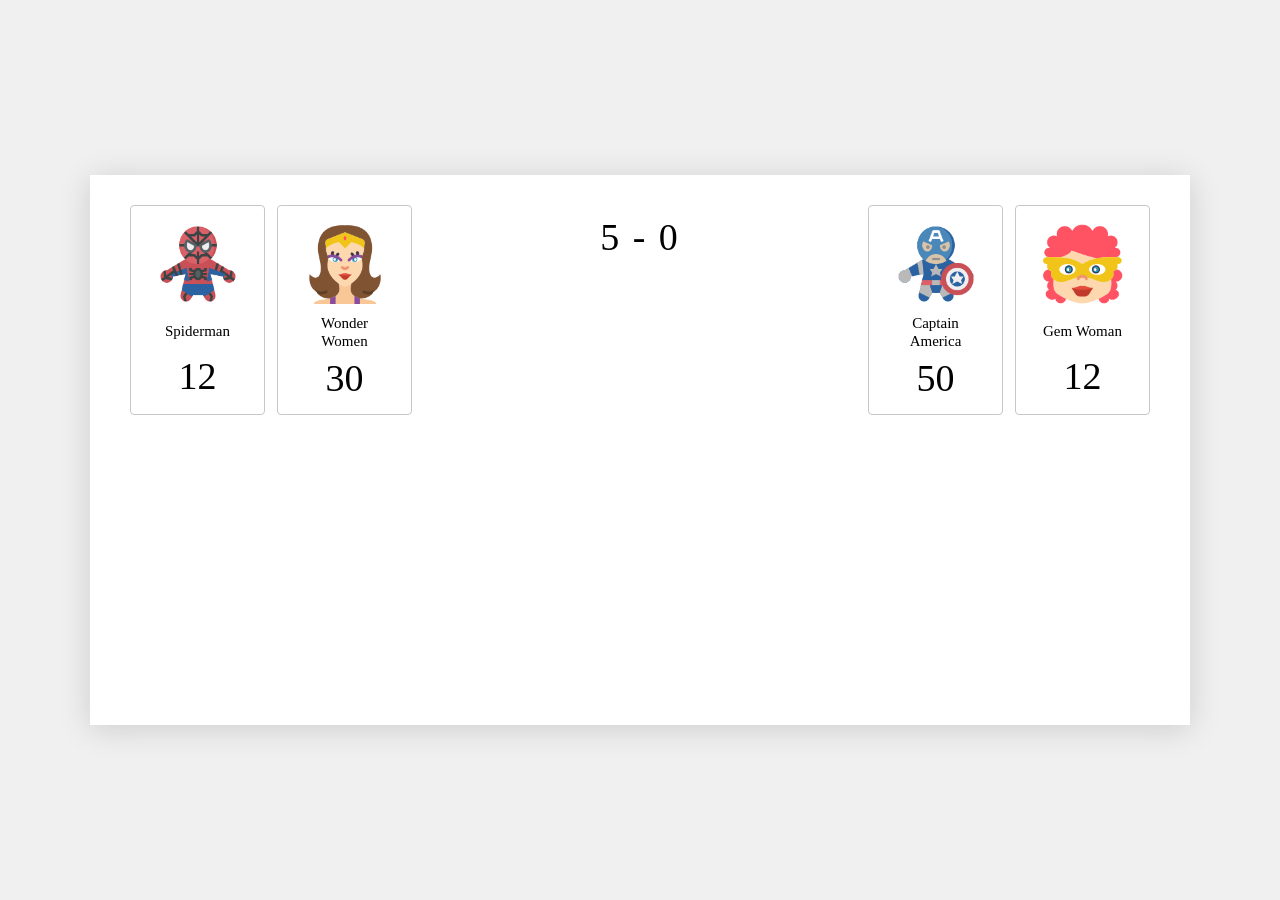
<file: 00.Assignment/level01/index.html>
<!DOCTYPE html>
<html lang="en">

<head>
    <meta charset="UTF-8">
    <meta name="viewport" content="width=device-width, initial-scale=1.0">
    <title>Super Wars</title>
    <style>
        * {
    box-sizing: border-box;
    margin: 0;
    padding: 0;
}

body.bg {
    min-height: 100vh;
    background: #f0f0f0;
    display: flex;
    align-items: center;
    justify-content: center;
    font-family: 'Times New Roman', serif;
    padding: 20px;
}

.wrap {
    width: 100%;
    max-width: 1100px;
    min-height: 550px;
    background: #fff;
    box-shadow: 0 4px 30px rgba(0, 0, 0, 0.15);
    display: flex;
    justify-content: space-between;
    align-items: flex-start;
    padding: 30px 40px 180px;
}

.team {
    display: flex;
    gap: 12px;
}

.cd {
    width: 135px;
    border: 1px solid #c7c7c7;
    border-radius: 4px;
    padding: 18px 10px 14px;
    display: flex;
    flex-direction: column;
    align-items: center;
    text-align: center;
    background: #fff;
}

.pic {
    width: 80px;
    height: 80px;
    object-fit: contain;
    display: block;
}

.nm {
    font-size: 15px;
    margin-top: 10px;
    line-height: 1.2;
    min-height: 34px;
    display: flex;
    align-items: center;
    justify-content: center;
}

.pts {
    font-size: 38px;
    margin-top: 6px;
}

.sc {
    font-size: 38px;
    letter-spacing: 2px;
    padding-top: 10px;
}

@media (max-width: 768px) {
    .wrap {
        flex-direction: column;
        align-items: center;
        gap: 24px;
        padding: 24px 16px 50px;
        min-height: auto;
    }

    .sc {
        order: -1;
        padding-top: 0;
    }

    .team {
        justify-content: center;
        width: 100%;
    }

    .cd {
        width: 130px;
    }
}
    </style>
</head>
<body class="bg">
    <div class="wrap">
        <div class="team">
            <div class="cd">
                <img src="super-1.png" alt="Spiderman" class="pic">
                <div class="nm">Spiderman</div>
                <div class="pts">12</div>
            </div>
            <div class="cd">
                <img src="super-3.png" alt="Wonder Women" class="pic">
                <div class="nm">Wonder<br>Women</div>
                <div class="pts">30</div>
            </div>
        </div>
        <div class="sc">5 - 0</div>
        <div class="team">
            <div class="cd">
                <img src="super-2.png" alt="Captain America" class="pic">
                <div class="nm">Captain<br>America</div>
                <div class="pts">50</div>
            </div>
            <div class="cd">
                <img src="super-4.png" alt="Gem Woman" class="pic">
                <div class="nm">Gem Woman</div>
                <div class="pts">12</div>
            </div>
        </div>
    </div>
</body>

</html>
</file>
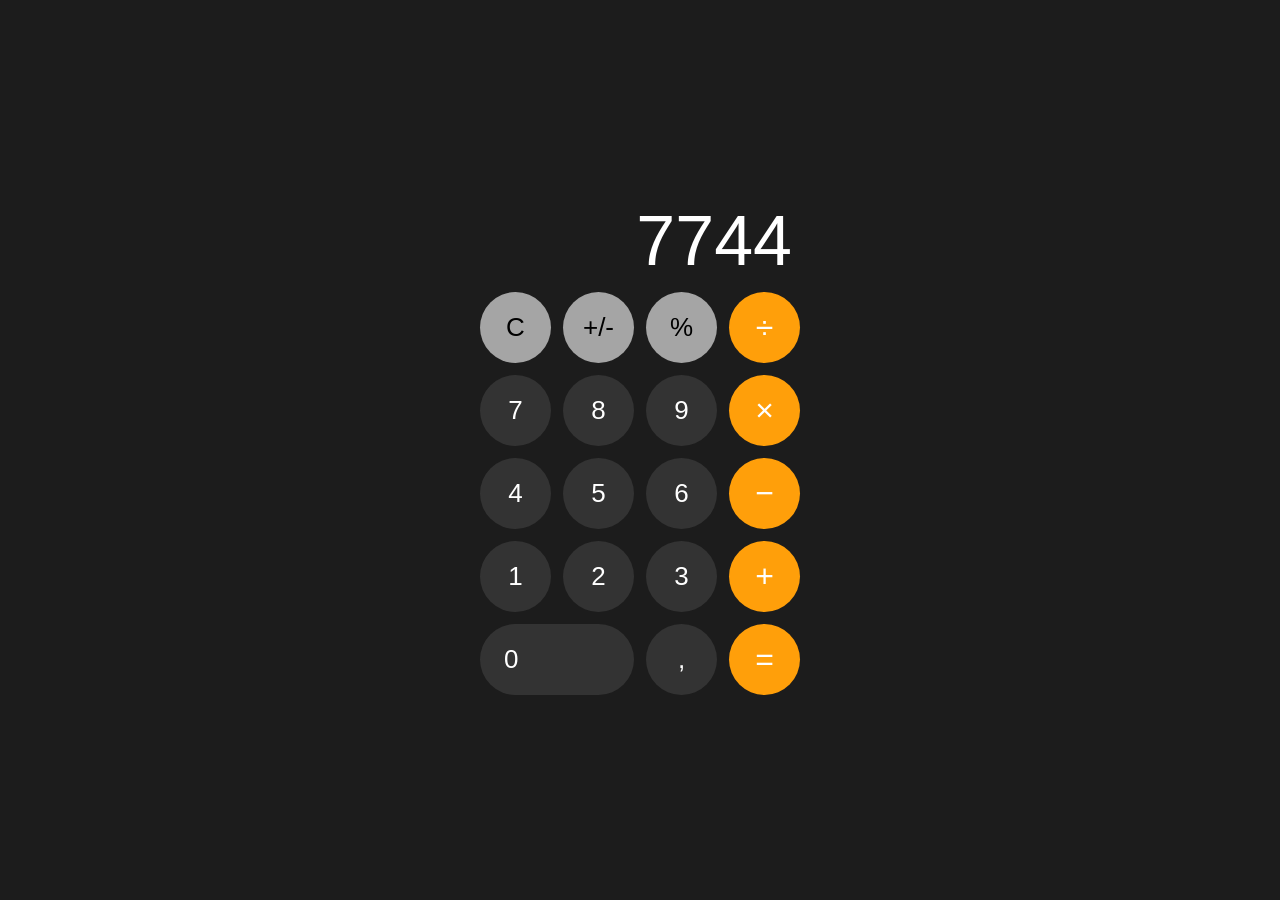
<file: 00.Assignment/level02/index.html>
<!DOCTYPE html>
<html lang="en">

<head>
    <meta charset="UTF-8">
    <meta name="viewport" content="width=device-width, initial-scale=1.0">
    <title>Calculator</title>
    <style>
        * {
    box-sizing: border-box;
    margin: 0;
    padding: 0;
}

body.bg {
    min-height: 100vh;
    background: #1c1c1c;
    display: flex;
    align-items: center;
    justify-content: center;
    font-family: -apple-system, BlinkMacSystemFont, "Segoe UI", Roboto, sans-serif;
    padding: 12px;
}

.calc {
    width: 100%;
    max-width: 320px;
}

.dsp {
    color: #fff;
    font-size: clamp(42px, 14vw, 70px);
    font-weight: 300;
    text-align: right;
    padding: 0 8px 16px;
    line-height: 1;
}

.pad {
    display: grid;
    grid-template-columns: repeat(4, 1fr);
    gap: 12px;
}

.btn {
    aspect-ratio: 1;
    border: none;
    border-radius: 50%;
    font-size: clamp(18px, 5.5vw, 26px);
    cursor: pointer;
    display: flex;
    align-items: center;
    justify-content: center;
    min-width: 0;
    width: 100%;
    padding: 0;
}

.fn {
    background: #a5a5a5;
    color: #000;
}

.nm {
    background: #333333;
    color: #fff;
}

.op {
    background: #ff9f0a;
    color: #fff;
    font-size: clamp(22px, 6.5vw, 32px);
}

.zero {
    grid-column: span 2;
    aspect-ratio: auto;
    height: 100%;
    border-radius: 50px;
    justify-content: flex-start;
    padding-left: 24px;
}

@media (max-width: 360px) {
    .pad {
        gap: 8px;
    }

    .zero {
        padding-left: 18px;
    }
}
    </style>
</head>
<body class="bg">
    <div class="calc">
        <div class="dsp">7744</div>
        <div class="pad">
            <button class="btn fn">C</button>
            <button class="btn fn">+/-</button>
            <button class="btn fn">%</button>
            <button class="btn op">&divide;</button>
            <button class="btn nm">7</button>
            <button class="btn nm">8</button>
            <button class="btn nm">9</button>
            <button class="btn op">&times;</button>
            <button class="btn nm">4</button>
            <button class="btn nm">5</button>
            <button class="btn nm">6</button>
            <button class="btn op">&minus;</button>
            <button class="btn nm">1</button>
            <button class="btn nm">2</button>
            <button class="btn nm">3</button>
            <button class="btn op">&#43;</button>
            <button class="btn nm zero">0</button>
            <button class="btn nm">,</button>
            <button class="btn op">&#61;</button>
        </div>
    </div>
</body>

</html>
</file>
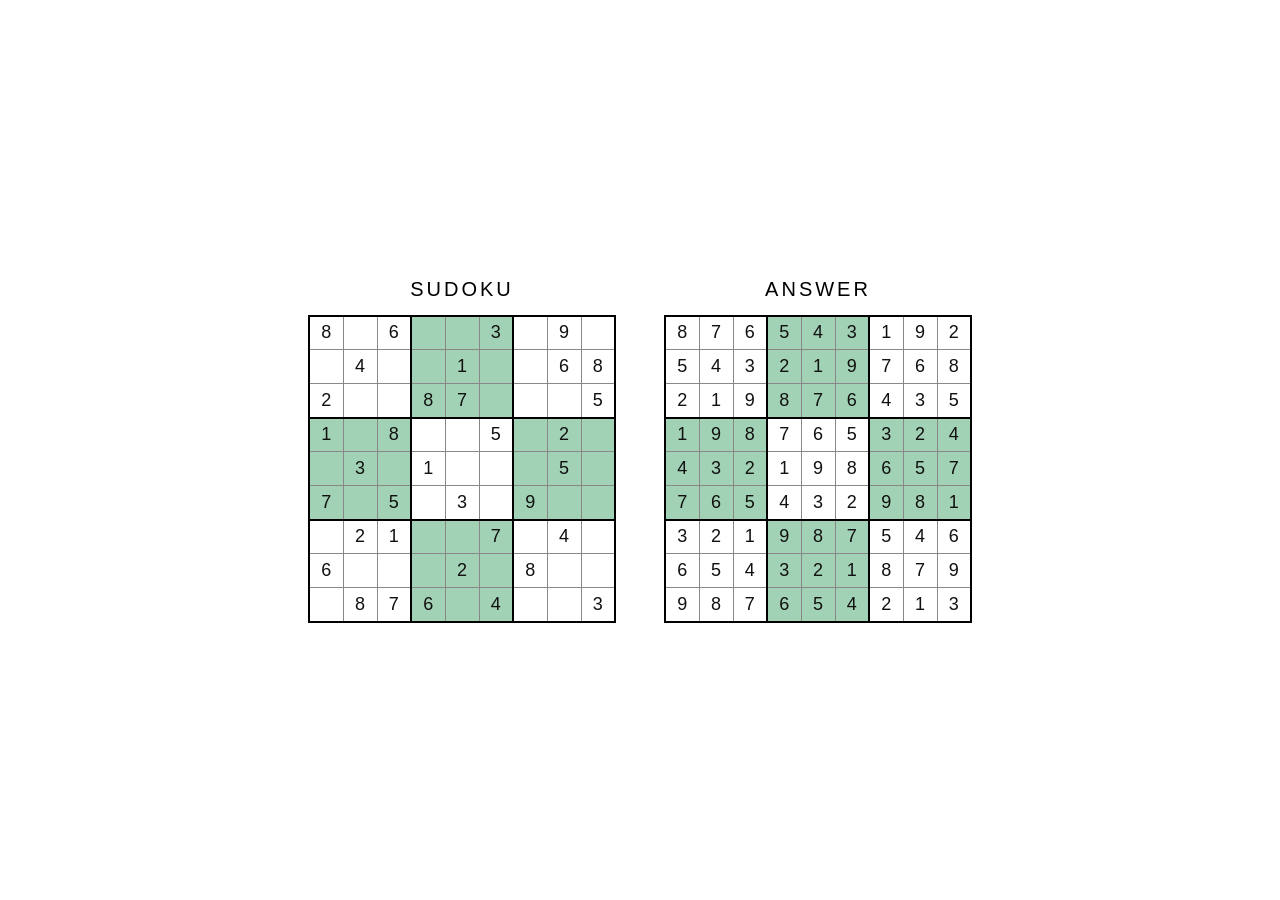
<file: 00.Assignment/level03/index.html>
<!DOCTYPE html>
<html lang="en">

<head>
    <meta charset="UTF-8">
    <meta name="viewport" content="width=device-width, initial-scale=1.0">
    <title>Sudoku</title>
    <link rel="stylesheet" href="style.css">
</head>

<body class="bg">
    <div class="wrap">
        <div class="box">
            <h2 class="hd">SUDOKU</h2>
            <table class="tbl">
                <tr>
                    <td>8</td>
                    <td></td>
                    <td>6</td>
                    <td class="g"></td>
                    <td class="g"></td>
                    <td class="g">3</td>
                    <td></td>
                    <td>9</td>
                    <td></td>
                </tr>
                <tr>
                    <td></td>
                    <td>4</td>
                    <td></td>
                    <td class="g"></td>
                    <td class="g">1</td>
                    <td class="g"></td>
                    <td></td>
                    <td>6</td>
                    <td>8</td>
                </tr>
                <tr>
                    <td>2</td>
                    <td></td>
                    <td></td>
                    <td class="g">8</td>
                    <td class="g">7</td>
                    <td class="g"></td>
                    <td></td>
                    <td></td>
                    <td>5</td>
                </tr>
                <tr>
                    <td class="g">1</td>
                    <td class="g"></td>
                    <td class="g">8</td>
                    <td></td>
                    <td></td>
                    <td>5</td>
                    <td class="g"></td>
                    <td class="g">2</td>
                    <td class="g"></td>
                </tr>
                <tr>
                    <td class="g"></td>
                    <td class="g">3</td>
                    <td class="g"></td>
                    <td>1</td>
                    <td></td>
                    <td></td>
                    <td class="g"></td>
                    <td class="g">5</td>
                    <td class="g"></td>
                </tr>
                <tr>
                    <td class="g">7</td>
                    <td class="g"></td>
                    <td class="g">5</td>
                    <td></td>
                    <td>3</td>
                    <td></td>
                    <td class="g">9</td>
                    <td class="g"></td>
                    <td class="g"></td>
                </tr>
                <tr>
                    <td></td>
                    <td>2</td>
                    <td>1</td>
                    <td class="g"></td>
                    <td class="g"></td>
                    <td class="g">7</td>
                    <td></td>
                    <td>4</td>
                    <td></td>
                </tr>
                <tr>
                    <td>6</td>
                    <td></td>
                    <td></td>
                    <td class="g"></td>
                    <td class="g">2</td>
                    <td class="g"></td>
                    <td>8</td>
                    <td></td>
                    <td></td>
                </tr>
                <tr>
                    <td></td>
                    <td>8</td>
                    <td>7</td>
                    <td class="g">6</td>
                    <td class="g"></td>
                    <td class="g">4</td>
                    <td></td>
                    <td></td>
                    <td>3</td>
                </tr>
            </table>
        </div>
        <div class="box">
            <h2 class="hd">ANSWER</h2>
            <table class="tbl">
                <tr>
                    <td>8</td>
                    <td>7</td>
                    <td>6</td>
                    <td class="g">5</td>
                    <td class="g">4</td>
                    <td class="g">3</td>
                    <td>1</td>
                    <td>9</td>
                    <td>2</td>
                </tr>
                <tr>
                    <td>5</td>
                    <td>4</td>
                    <td>3</td>
                    <td class="g">2</td>
                    <td class="g">1</td>
                    <td class="g">9</td>
                    <td>7</td>
                    <td>6</td>
                    <td>8</td>
                </tr>
                <tr>
                    <td>2</td>
                    <td>1</td>
                    <td>9</td>
                    <td class="g">8</td>
                    <td class="g">7</td>
                    <td class="g">6</td>
                    <td>4</td>
                    <td>3</td>
                    <td>5</td>
                </tr>
                <tr>
                    <td class="g">1</td>
                    <td class="g">9</td>
                    <td class="g">8</td>
                    <td>7</td>
                    <td>6</td>
                    <td>5</td>
                    <td class="g">3</td>
                    <td class="g">2</td>
                    <td class="g">4</td>
                </tr>
                <tr>
                    <td class="g">4</td>
                    <td class="g">3</td>
                    <td class="g">2</td>
                    <td>1</td>
                    <td>9</td>
                    <td>8</td>
                    <td class="g">6</td>
                    <td class="g">5</td>
                    <td class="g">7</td>
                </tr>
                <tr>
                    <td class="g">7</td>
                    <td class="g">6</td>
                    <td class="g">5</td>
                    <td>4</td>
                    <td>3</td>
                    <td>2</td>
                    <td class="g">9</td>
                    <td class="g">8</td>
                    <td class="g">1</td>
                </tr>
                <tr>
                    <td>3</td>
                    <td>2</td>
                    <td>1</td>
                    <td class="g">9</td>
                    <td class="g">8</td>
                    <td class="g">7</td>
                    <td>5</td>
                    <td>4</td>
                    <td>6</td>
                </tr>
                <tr>
                    <td>6</td>
                    <td>5</td>
                    <td>4</td>
                    <td class="g">3</td>
                    <td class="g">2</td>
                    <td class="g">1</td>
                    <td>8</td>
                    <td>7</td>
                    <td>9</td>
                </tr>
                <tr>
                    <td>9</td>
                    <td>8</td>
                    <td>7</td>
                    <td class="g">6</td>
                    <td class="g">5</td>
                    <td class="g">4</td>
                    <td>2</td>
                    <td>1</td>
                    <td>3</td>
                </tr>
            </table>
        </div>
    </div>
</body>

</html>
</file>
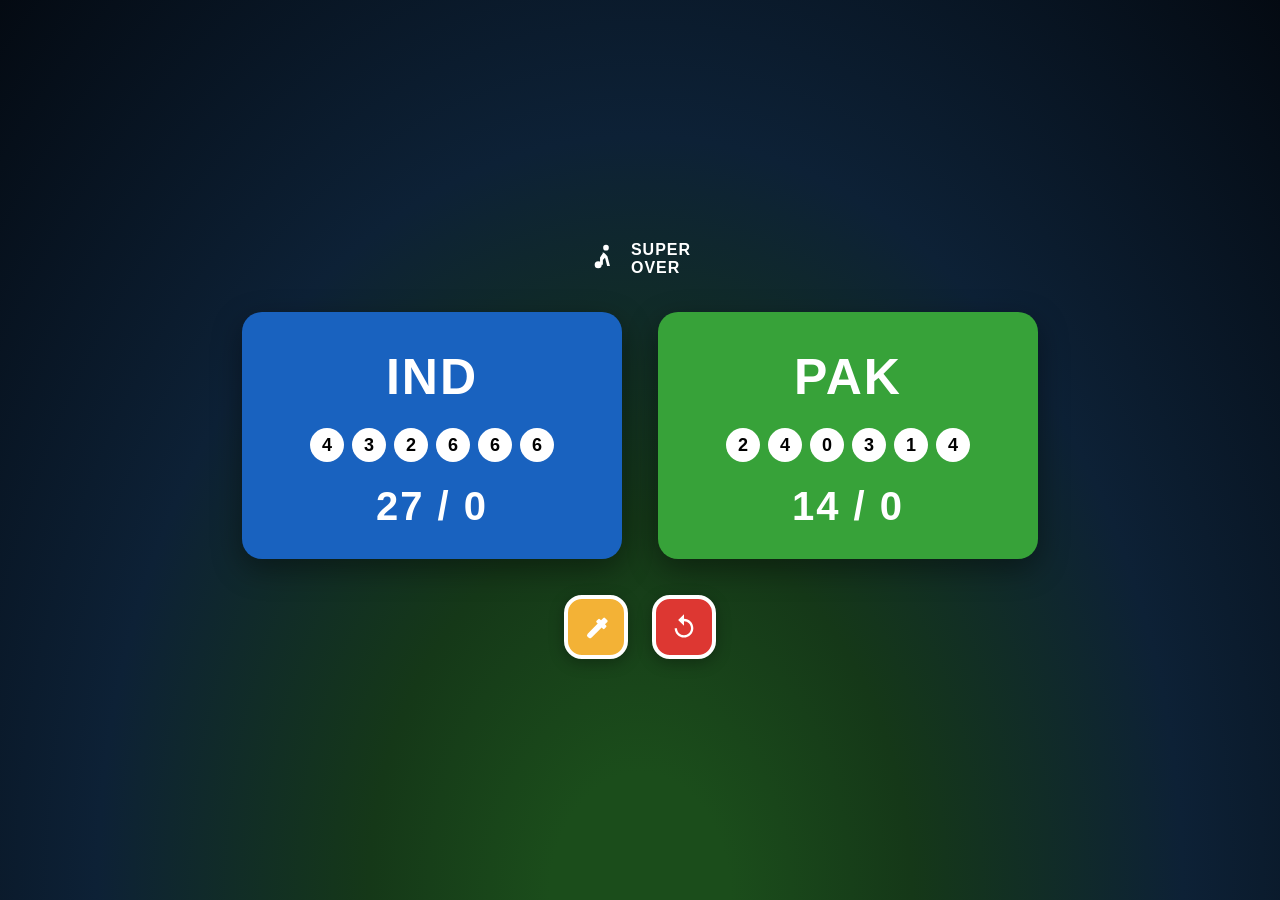
<file: 00.Assignment/level05/index.html>
<!DOCTYPE html>
<html lang="en">

<head>
    <meta charset="UTF-8">
    <meta name="viewport" content="width=device-width, initial-scale=1.0">
    <title>Super Over</title>
    <link rel="stylesheet" href="style.css">
</head>

<body class="bg">
    <div class="app">
        <div class="logo">
            <svg viewBox="0 0 24 24" class="lic">
                <path
                    d="M12 2a2 2 0 1 1-2 2 2 2 0 0 1 2-2zm-2 5.5L7.8 11V16h2v-3.3l1.5-1.5 1.5 5.8h2l-1.8-7-1.8-1.8a2 2 0 0 0-2.2-.7zm-3.5 11a2.5 2.5 0 1 0 0-5 2.5 2.5 0 0 0 0 5z" />
            </svg>
            <span class="ltxt">SUPER<br>OVER</span>
        </div>
        <div class="row">
            <div class="cd ind">
                <div class="nm">IND</div>
                <div class="balls">
                    <span class="b">4</span><span class="b">3</span><span class="b">2</span><span
                        class="b">6</span><span class="b">6</span><span class="b">6</span>
                </div>
                <div class="sc">27 / 0</div>
            </div>
            <div class="cd pak">
                <div class="nm">PAK</div>
                <div class="balls">
                    <span class="b">2</span><span class="b">4</span><span class="b">0</span><span
                        class="b">3</span><span class="b">1</span><span class="b">4</span>
                </div>
                <div class="sc">14 / 0</div>
            </div>
        </div>
        <div class="ctrl">
            <button class="btn yel">
                <svg viewBox="0 0 24 24" class="ic">
                    <path
                        d="M19.7 4.3a1 1 0 0 0-1.4 0l-2 2-1-1a1 1 0 0 0-1.4 0l-1.4 1.4a1 1 0 0 0 0 1.4l1 1-8.6 8.6a2 2 0 0 0 0 2.8l.6.6a2 2 0 0 0 2.8 0l8.6-8.6 1 1a1 1 0 0 0 1.4 0l1.4-1.4a1 1 0 0 0 0-1.4l-1-1 2-2a1 1 0 0 0 0-1.4z" />
                </svg>
            </button>
            <button class="btn red">
                <svg viewBox="0 0 24 24" class="ic">
                    <path
                        d="M12 5V1L7 6l5 5V7c3.3 0 6 2.7 6 6s-2.7 6-6 6-6-2.7-6-6H4c0 4.4 3.6 8 8 8s8-3.6 8-8-3.6-8-8-8z" />
                </svg>
            </button>
        </div>
    </div>
</body>

</html>
</file>
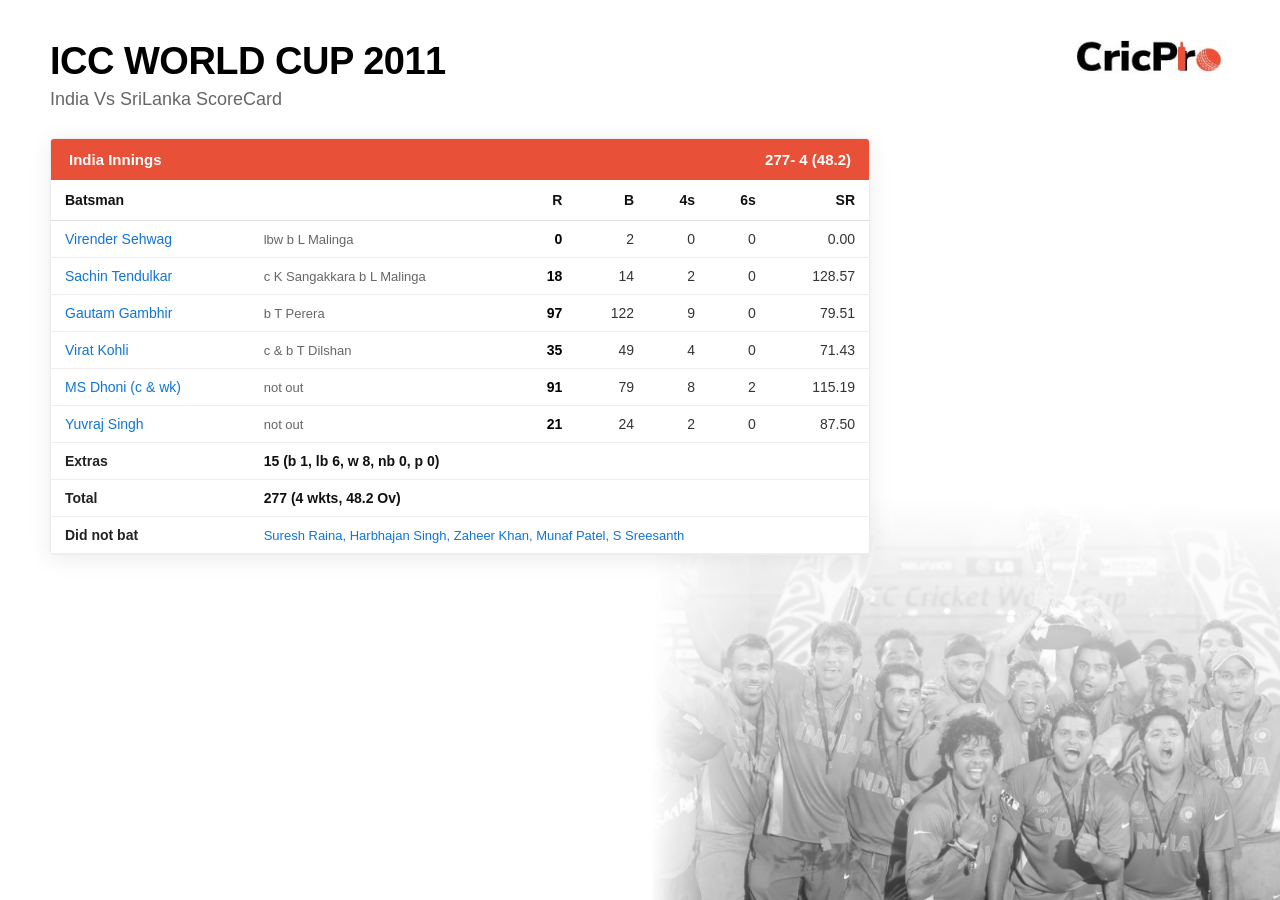
<file: 00.Assignment/level06/index.html>
<!DOCTYPE html>
<html lang="en">

<head>
    <meta charset="UTF-8">
    <meta name="viewport" content="width=device-width, initial-scale=1.0">
    <title>Cricket App</title>
    <link rel="stylesheet" href="style.css">
</head>

<body class="bg">
    <div class="wrap">
        <header class="hd">
            <div class="tit">
                <h1>ICC WORLD CUP 2011</h1>
                <p class="sub">India Vs SriLanka ScoreCard</p>
            </div>
            <img src="logo.jpg" alt="CricPro" class="logo">
        </header>
        <div class="card">
            <div class="bar">
                <span>India Innings</span>
                <span>277- 4 (48.2)</span>
            </div>
            <div class="twrap">
                <table class="tbl">
                    <thead>
                        <tr>
                            <th class="col-p">Batsman</th>
                            <th class="col-d"></th>
                            <th>R</th>
                            <th>B</th>
                            <th>4s</th>
                            <th>6s</th>
                            <th>SR</th>
                        </tr>
                    </thead>
                    <tbody>
                        <tr>
                            <td class="pl">Virender Sehwag</td>
                            <td class="out">lbw b L Malinga</td>
                            <td class="r">0</td>
                            <td>2</td>
                            <td>0</td>
                            <td>0</td>
                            <td>0.00</td>
                        </tr>
                        <tr>
                            <td class="pl">Sachin Tendulkar</td>
                            <td class="out">c K Sangakkara b L Malinga</td>
                            <td class="r">18</td>
                            <td>14</td>
                            <td>2</td>
                            <td>0</td>
                            <td>128.57</td>
                        </tr>
                        <tr>
                            <td class="pl">Gautam Gambhir</td>
                            <td class="out">b T Perera</td>
                            <td class="r">97</td>
                            <td>122</td>
                            <td>9</td>
                            <td>0</td>
                            <td>79.51</td>
                        </tr>
                        <tr>
                            <td class="pl">Virat Kohli</td>
                            <td class="out">c &amp; b T Dilshan</td>
                            <td class="r">35</td>
                            <td>49</td>
                            <td>4</td>
                            <td>0</td>
                            <td>71.43</td>
                        </tr>
                        <tr>
                            <td class="pl">MS Dhoni (c &amp; wk)</td>
                            <td class="out">not out</td>
                            <td class="r">91</td>
                            <td>79</td>
                            <td>8</td>
                            <td>2</td>
                            <td>115.19</td>
                        </tr>
                        <tr>
                            <td class="pl">Yuvraj Singh</td>
                            <td class="out">not out</td>
                            <td class="r">21</td>
                            <td>24</td>
                            <td>2</td>
                            <td>0</td>
                            <td>87.50</td>
                        </tr>
                        <tr class="info">
                            <td class="lbl">Extras</td>
                            <td colspan="6" class="val">15 (b 1, lb 6, w 8, nb 0, p 0)</td>
                        </tr>
                        <tr class="info">
                            <td class="lbl">Total</td>
                            <td colspan="6" class="val">277 (4 wkts, 48.2 Ov)</td>
                        </tr>
                        <tr class="info">
                            <td class="lbl">Did not bat</td>
                            <td colspan="6" class="dnb">Suresh Raina, Harbhajan Singh, Zaheer Khan, Munaf Patel, S
                                Sreesanth</td>
                        </tr>
                    </tbody>
                </table>
            </div>
        </div>
    </div>
</body>

</html>
</file>
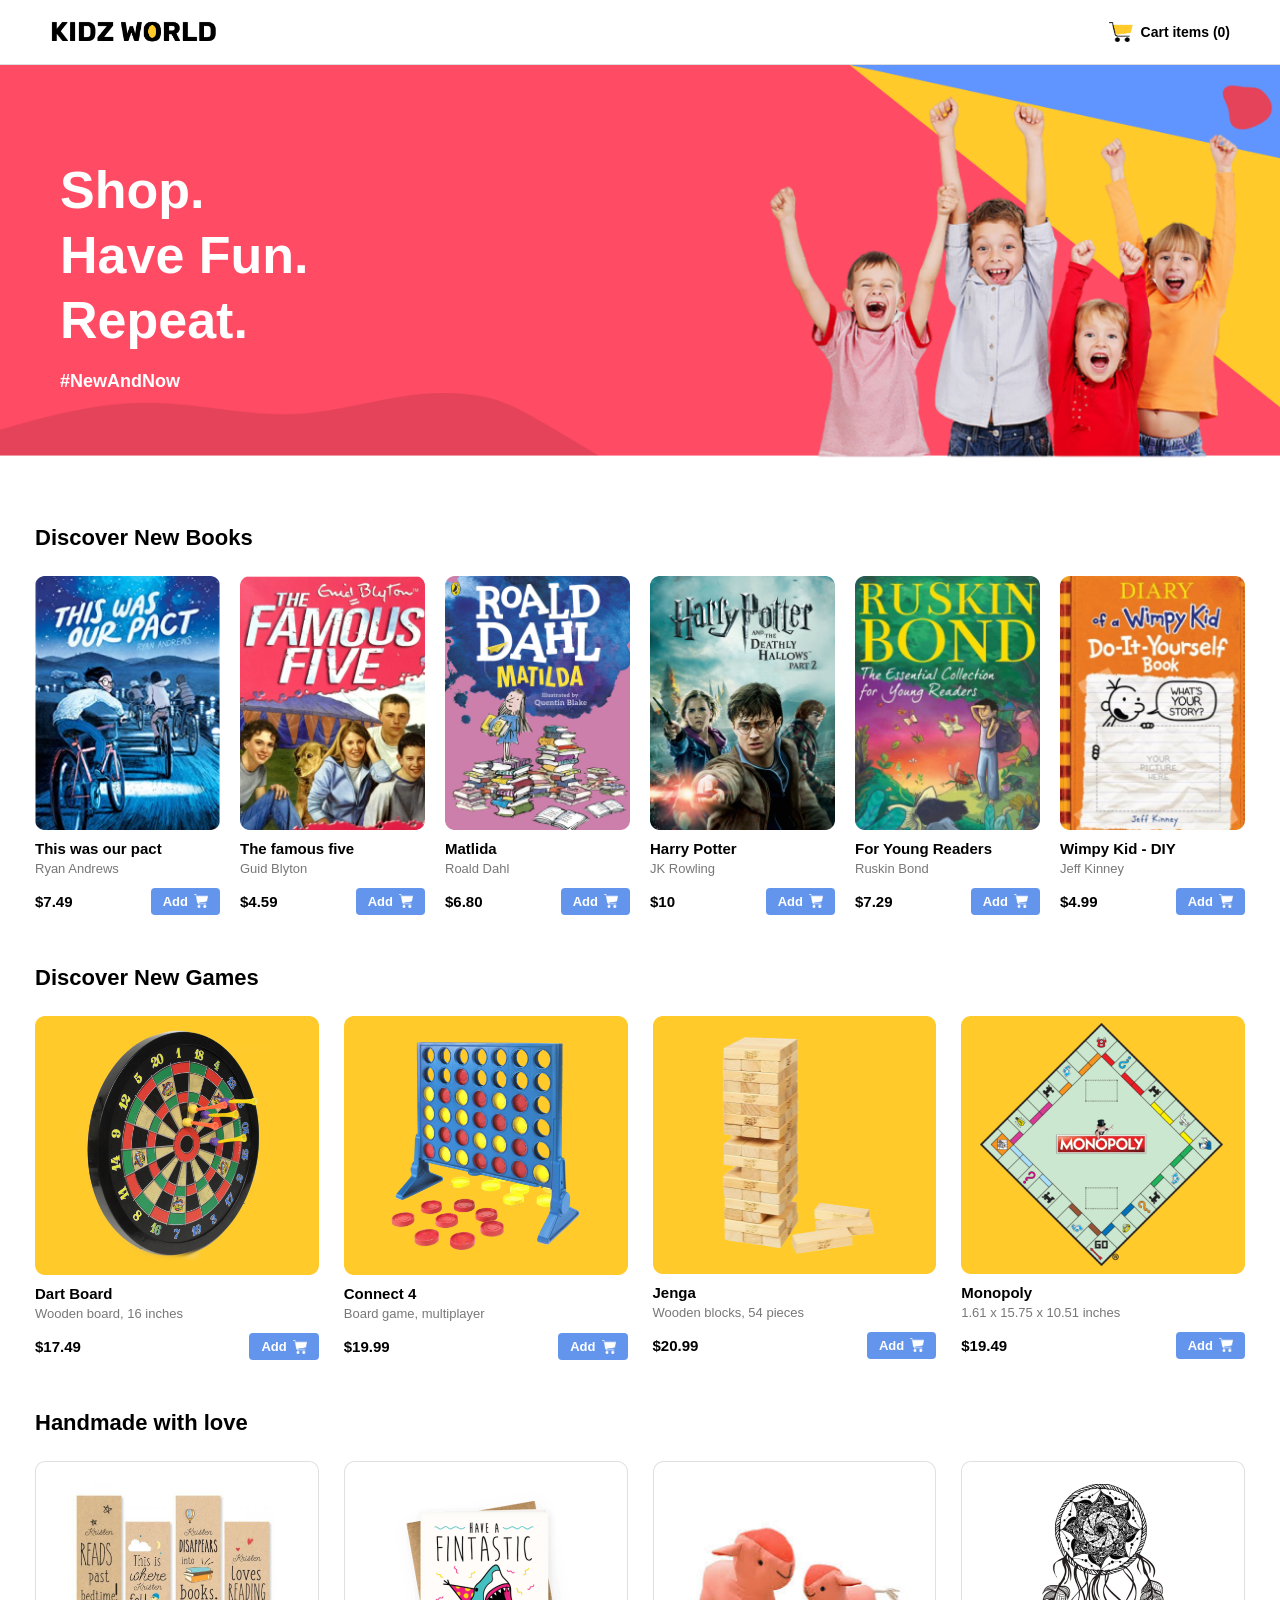
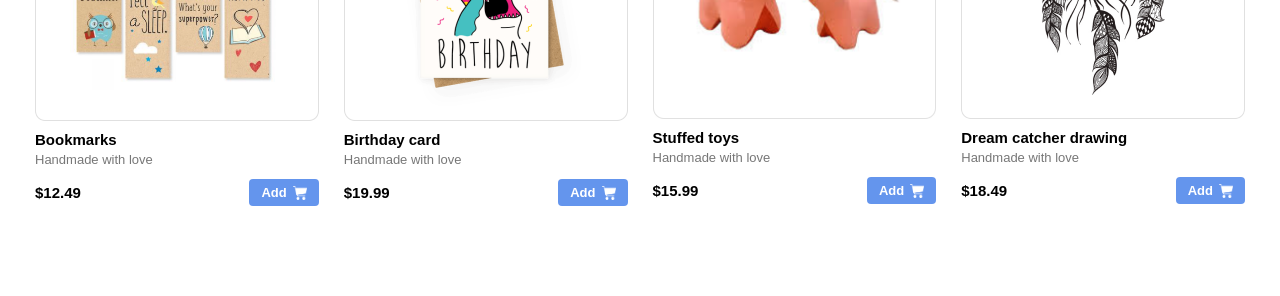
<file: 00.Assignment/level07/index.html>
<!DOCTYPE html>
<html lang="en">

<head>
    <meta charset="UTF-8">
    <meta name="viewport" content="width=device-width, initial-scale=1.0">
    <title>Kidz World</title>
    <link rel="stylesheet" href="style.css">
</head>

<body>
    <header class="nav">
        <img src="kw-logo.png" alt="Logo" class="logo">
        <div class="cart">
            <img src="cart-icon.png" alt="Cart">
            <span>Cart items (0)</span>
        </div>
    </header>
    <section class="hero">
        <div class="htxt">
            <h1>Shop.<br>Have Fun.<br>Repeat.</h1>
            <p>#NewAndNow</p>
        </div>
    </section>
    <main class="main">
        <section class="sec">
            <h2 class="tit">Discover New Books</h2>
            <div class="g6">
                <div class="cd">
                    <img src="book1.png" alt="Book" class="pic">
                    <div class="nm">This was our pact</div>
                    <div class="sub">Ryan Andrews</div>
                    <div class="ft">
                        <span class="prc">$7.49</span>
                        <button class="btn">Add <img src="cart-icon-white.png" alt="Cart"></button>
                    </div>
                </div>
                <div class="cd">
                    <img src="book2.png" alt="Book" class="pic">
                    <div class="nm">The famous five</div>
                    <div class="sub">Guid Blyton</div>
                    <div class="ft">
                        <span class="prc">$4.59</span>
                        <button class="btn">Add <img src="cart-icon-white.png" alt="Cart"></button>
                    </div>
                </div>
                <div class="cd">
                    <img src="book3.png" alt="Book" class="pic">
                    <div class="nm">Matlida</div>
                    <div class="sub">Roald Dahl</div>
                    <div class="ft">
                        <span class="prc">$6.80</span>
                        <button class="btn">Add <img src="cart-icon-white.png" alt="Cart"></button>
                    </div>
                </div>
                <div class="cd">
                    <img src="book4.png" alt="Book" class="pic">
                    <div class="nm">Harry Potter</div>
                    <div class="sub">JK Rowling</div>
                    <div class="ft">
                        <span class="prc">$10</span>
                        <button class="btn">Add <img src="cart-icon-white.png" alt="Cart"></button>
                    </div>
                </div>
                <div class="cd">
                    <img src="book5.png" alt="Book" class="pic">
                    <div class="nm">For Young Readers</div>
                    <div class="sub">Ruskin Bond</div>
                    <div class="ft">
                        <span class="prc">$7.29</span>
                        <button class="btn">Add <img src="cart-icon-white.png" alt="Cart"></button>
                    </div>
                </div>
                <div class="cd">
                    <img src="book6.png" alt="Book" class="pic">
                    <div class="nm">Wimpy Kid - DIY</div>
                    <div class="sub">Jeff Kinney</div>
                    <div class="ft">
                        <span class="prc">$4.99</span>
                        <button class="btn">Add <img src="cart-icon-white.png" alt="Cart"></button>
                    </div>
                </div>
            </div>
        </section>
        <section class="sec">
            <h2 class="tit">Discover New Games</h2>
            <div class="g4">
                <div class="cd">
                    <img src="dart-board.png" alt="Game" class="pic">
                    <div class="nm">Dart Board</div>
                    <div class="sub">Wooden board, 16 inches</div>
                    <div class="ft">
                        <span class="prc">$17.49</span>
                        <button class="btn">Add <img src="cart-icon-white.png" alt="Cart"></button>
                    </div>
                </div>
                <div class="cd">
                    <img src="connect-four.png" alt="Game" class="pic">
                    <div class="nm">Connect 4</div>
                    <div class="sub">Board game, multiplayer</div>
                    <div class="ft">
                        <span class="prc">$19.99</span>
                        <button class="btn">Add <img src="cart-icon-white.png" alt="Cart"></button>
                    </div>
                </div>
                <div class="cd">
                    <img src="jenga.png" alt="Game" class="pic">
                    <div class="nm">Jenga</div>
                    <div class="sub">Wooden blocks, 54 pieces</div>
                    <div class="ft">
                        <span class="prc">$20.99</span>
                        <button class="btn">Add <img src="cart-icon-white.png" alt="Cart"></button>
                    </div>
                </div>
                <div class="cd">
                    <img src="monopoly.png" alt="Game" class="pic">
                    <div class="nm">Monopoly</div>
                    <div class="sub">1.61 x 15.75 x 10.51 inches</div>
                    <div class="ft">
                        <span class="prc">$19.49</span>
                        <button class="btn">Add <img src="cart-icon-white.png" alt="Cart"></button>
                    </div>
                </div>
            </div>
        </section>
        <section class="sec">
            <h2 class="tit">Handmade with love</h2>
            <div class="g4">
                <div class="cd">
                    <img src="bookmarks.png" alt="Craft" class="pic">
                    <div class="nm">Bookmarks</div>
                    <div class="sub">Handmade with love</div>
                    <div class="ft">
                        <span class="prc">$12.49</span>
                        <button class="btn">Add <img src="cart-icon-white.png" alt="Cart"></button>
                    </div>
                </div>
                <div class="cd">
                    <img src="birthday-card.png" alt="Craft" class="pic">
                    <div class="nm">Birthday card</div>
                    <div class="sub">Handmade with love</div>
                    <div class="ft">
                        <span class="prc">$19.99</span>
                        <button class="btn">Add <img src="cart-icon-white.png" alt="Cart"></button>
                    </div>
                </div>
                <div class="cd">
                    <img src="stuffed-toy.png" alt="Craft" class="pic">
                    <div class="nm">Stuffed toys</div>
                    <div class="sub">Handmade with love</div>
                    <div class="ft">
                        <span class="prc">$15.99</span>
                        <button class="btn">Add <img src="cart-icon-white.png" alt="Cart"></button>
                    </div>
                </div>
                <div class="cd">
                    <img src="dream-catcher.png" alt="Craft" class="pic">
                    <div class="nm">Dream catcher drawing</div>
                    <div class="sub">Handmade with love</div>
                    <div class="ft">
                        <span class="prc">$18.49</span>
                        <button class="btn">Add <img src="cart-icon-white.png" alt="Cart"></button>
                    </div>
                </div>
            </div>
        </section>
    </main>
</body>

</html>
</file>
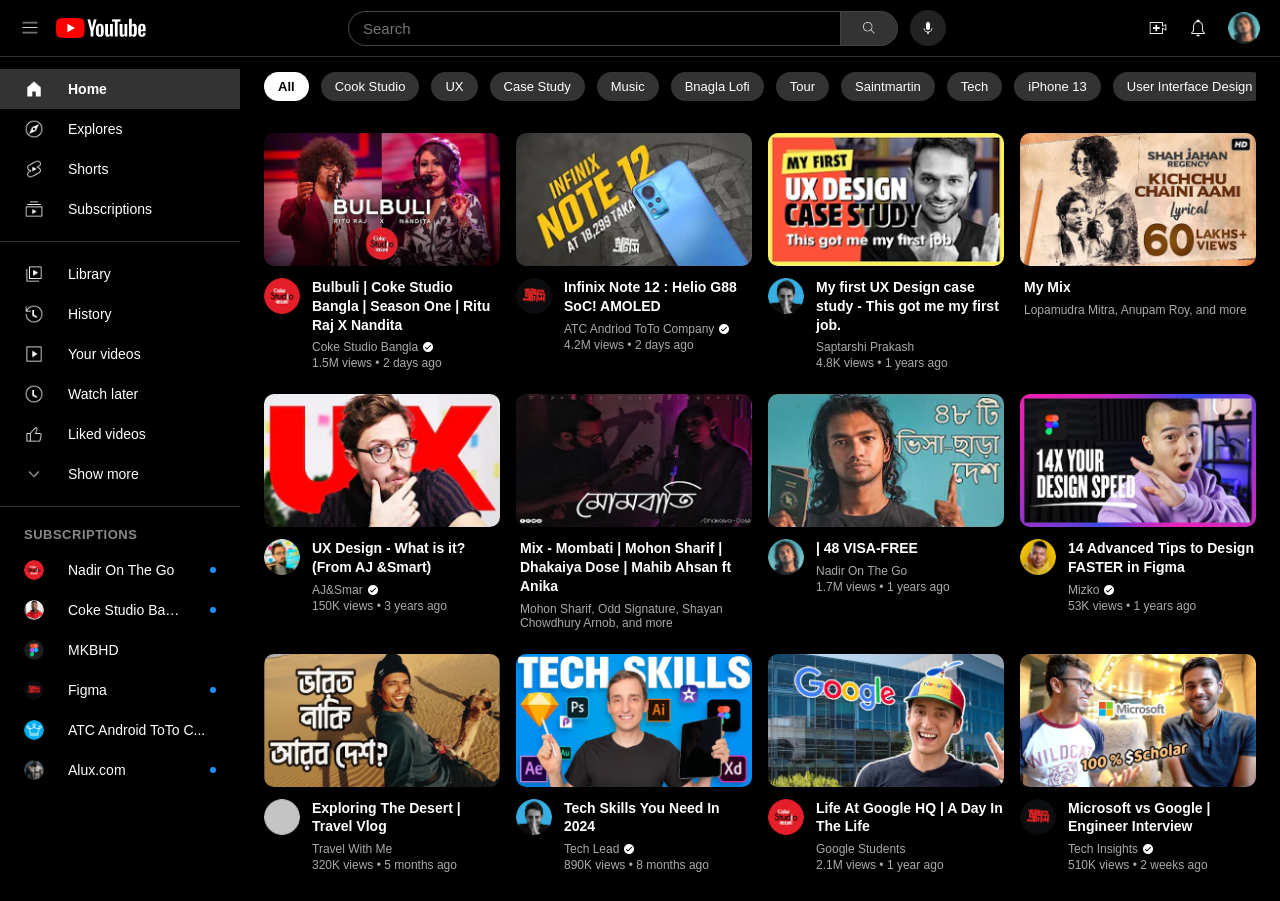
<file: 00.Assignment/level08/index.html>
<!DOCTYPE html>
<html lang="en">

<head>
    <meta charset="UTF-8">
    <meta name="viewport" content="width=device-width, initial-scale=1.0">
    <title>YouTube Clone</title>
    <link rel="stylesheet" href="style.css">
</head>

<body>
    <header class="hd">
        <div class="hl">
            <button class="btn" type="button"><img src="hambarger.png" alt="Menu"></button>
            <img src="Youtube logo.png" alt="YouTube" class="logo">
        </div>
        <div class="hc">
            <div class="sbox">
                <input type="text" placeholder="Search">
                <button class="sbtn" type="button"><img src="search.png" alt="Search"></button>
            </div>
            <button class="mic" type="button"><img src="mic.png" alt="Mic"></button>
        </div>
        <div class="hr">
            <button class="btn" type="button"><img src="create.png" alt="Create"></button>
            <button class="btn" type="button"><img src="bell.png" alt="Bell"></button>
            <img src="Ellipse 1.png" alt="User" class="user">
        </div>
    </header>
    <div class="app">
        <aside class="side">
            <nav class="nav">
                <a href="#" class="link on"><img src="home.png" alt="Home"><span>Home</span></a>
                <a href="#" class="link"><img src="explore.png" alt="Explores"><span>Explores</span></a>
                <a href="#" class="link"><img src="shorts.png" alt="Shorts"><span>Shorts</span></a>
                <a href="#" class="link"><img src="subscription.png"
                        alt="Subscriptions"><span>Subscriptions</span></a>
            </nav>
            <div class="div"></div>
            <nav class="nav">
                <a href="#" class="link"><img src="library.png" alt="Library"><span>Library</span></a>
                <a href="#" class="link"><img src="history.png" alt="History"><span>History</span></a>
                <a href="#" class="link"><img src="your_video.png" alt="Your videos"><span>Your videos</span></a>
                <a href="#" class="link"><img src="watch_later.png" alt="Watch later"><span>Watch
                        later</span></a>
                <a href="#" class="link"><img src="liked.png" alt="Liked videos"><span>Liked videos</span></a>
                <a href="#" class="link"><img src="down_arrow.png" alt="Show more"><span>Show more</span></a>
            </nav>
            <div class="div"></div>
            <div class="sub-h">SUBSCRIPTIONS</div>
            <nav class="nav">
                <a href="#" class="link"><img src="Ellipse 1 (1).png" alt="Nadir" class="chan"><span
                        class="ctxt">Nadir On The Go</span><span class="dot"></span></a>
                <a href="#" class="link"><img src="Ellipse 1 (2).png" alt="Coke Studio" class="chan"><span
                        class="ctxt">Coke Studio Bangla</span><span class="dot"></span></a>
                <a href="#" class="link"><img src="Ellipse 1 (3).png" alt="MKBHD" class="chan"><span
                        class="ctxt">MKBHD</span></a>
                <a href="#" class="link"><img src="Ellipse 1 (4).png" alt="Figma" class="chan"><span
                        class="ctxt">Figma</span><span class="dot"></span></a>
                <a href="#" class="link"><img src="Ellipse 1 (5).png" alt="ATC" class="chan"><span
                        class="ctxt">ATC Android ToTo C...</span></a>
                <a href="#" class="link"><img src="Ellipse 1 (6).png" alt="Alux" class="chan"><span
                        class="ctxt">Alux.com</span><span class="dot"></span></a>
            </nav>
        </aside>
        <main class="main">
            <div class="chips">
                <button class="tag on">All</button>
                <button class="tag">Cook Studio</button>
                <button class="tag">UX</button>
                <button class="tag">Case Study</button>
                <button class="tag">Music</button>
                <button class="tag">Bnagla Lofi</button>
                <button class="tag">Tour</button>
                <button class="tag">Saintmartin</button>
                <button class="tag">Tech</button>
                <button class="tag">iPhone 13</button>
                <button class="tag">User Interface Design</button>
                <button class="tag">Computer...</button>
                <button class="tag arr">&gt;</button>
            </div>
            <div class="grid">
                <div class="cd">
                    <img src="Thumbnail-8.png" alt="Thumb" class="th">
                    <div class="info">
                        <img src="Ellipse 4 (1).png" alt="Avatar" class="ava">
                        <div class="det">
                            <div class="tit">Bulbuli | Coke Studio Bangla | Season One | Ritu Raj X Nandita</div>
                            <div class="by">Coke Studio Bangla <img src="verified.png" alt="v" class="vi"></div>
                            <div class="st">1.5M views &bull; 2 days ago</div>
                        </div>
                    </div>
                </div>
                <div class="cd">
                    <img src="Thumbnail-9.png" alt="Thumb" class="th">
                    <div class="info">
                        <img src="Ellipse 4 (2).png" alt="Avatar" class="ava">
                        <div class="det">
                            <div class="tit">Infinix Note 12 : Helio G88 SoC! AMOLED</div>
                            <div class="by">ATC Andriod ToTo Company <img src="verified.png" alt="v" class="vi">
                            </div>
                            <div class="st">4.2M views &bull; 2 days ago</div>
                        </div>
                    </div>
                </div>
                <div class="cd">
                    <img src="Thumbnail-10.png" alt="Thumb" class="th">
                    <div class="info">
                        <img src="Ellipse 4 (3).png" alt="Avatar" class="ava">
                        <div class="det">
                            <div class="tit">My first UX Design case study - This got me my first job.</div>
                            <div class="by">Saptarshi Prakash</div>
                            <div class="st">4.8K views &bull; 1 years ago</div>
                        </div>
                    </div>
                </div>
                <div class="cd">
                    <img src="Thumbnail-11.png" alt="Thumb" class="th">
                    <div class="info">
                        <div class="det noa">
                            <div class="tit">My Mix</div>
                            <div class="by">Lopamudra Mitra, Anupam Roy, and more</div>
                        </div>
                    </div>
                </div>
                <div class="cd">
                    <img src="Thumbnail-4.png" alt="Thumb" class="th">
                    <div class="info">
                        <img src="Ellipse 4 (4).png" alt="Avatar" class="ava">
                        <div class="det">
                            <div class="tit">UX Design - What is it? (From AJ &amp;Smart)</div>
                            <div class="by">AJ&amp;Smar <img src="verified.png" alt="v" class="vi"></div>
                            <div class="st">150K views &bull; 3 years ago</div>
                        </div>
                    </div>
                </div>
                <div class="cd">
                    <img src="Thumbnail-5.png" alt="Thumb" class="th">
                    <div class="info">
                        <div class="det noa">
                            <div class="tit">Mix - Mombati | Mohon Sharif | Dhakaiya Dose | Mahib Ahsan ft Anika</div>
                            <div class="by">Mohon Sharif, Odd Signature, Shayan Chowdhury Arnob, and more</div>
                        </div>
                    </div>
                </div>
                <div class="cd">
                    <img src="Thumbnail-6.png" alt="Thumb" class="th">
                    <div class="info">
                        <img src="Ellipse 4 (5).png" alt="Avatar" class="ava">
                        <div class="det">
                            <div class="tit">| 48 VISA-FREE</div>
                            <div class="by">Nadir On The Go</div>
                            <div class="st">1.7M views &bull; 1 years ago</div>
                        </div>
                    </div>
                </div>
                <div class="cd">
                    <img src="Thumbnail-7.png" alt="Thumb" class="th">
                    <div class="info">
                        <img src="Ellipse 4 (6).png" alt="Avatar" class="ava">
                        <div class="det">
                            <div class="tit">14 Advanced Tips to Design FASTER in Figma</div>
                            <div class="by">Mizko <img src="verified.png" alt="v" class="vi"></div>
                            <div class="st">53K views &bull; 1 years ago</div>
                        </div>
                    </div>
                </div>
                <div class="cd">
                    <img src="Thumbnail.png" alt="Thumb" class="th">
                    <div class="info">
                        <img src="Ellipse 4-1.png" alt="Avatar" class="ava">
                        <div class="det">
                            <div class="tit">Exploring The Desert | Travel Vlog</div>
                            <div class="by">Travel With Me</div>
                            <div class="st">320K views &bull; 5 months ago</div>
                        </div>
                    </div>
                </div>
                <div class="cd">
                    <img src="Thumbnail-1.png" alt="Thumb" class="th">
                    <div class="info">
                        <img src="Ellipse 4 (3).png" alt="Avatar" class="ava">
                        <div class="det">
                            <div class="tit">Tech Skills You Need In 2024</div>
                            <div class="by">Tech Lead <img src="verified.png" alt="v" class="vi"></div>
                            <div class="st">890K views &bull; 8 months ago</div>
                        </div>
                    </div>
                </div>
                <div class="cd">
                    <img src="Thumbnail-2.png" alt="Thumb" class="th">
                    <div class="info">
                        <img src="Ellipse 4 (1).png" alt="Avatar" class="ava">
                        <div class="det">
                            <div class="tit">Life At Google HQ | A Day In The Life</div>
                            <div class="by">Google Students</div>
                            <div class="st">2.1M views &bull; 1 year ago</div>
                        </div>
                    </div>
                </div>
                <div class="cd">
                    <img src="Thumbnail-3.png" alt="Thumb" class="th">
                    <div class="info">
                        <img src="Ellipse 4 (2).png" alt="Avatar" class="ava">
                        <div class="det">
                            <div class="tit">Microsoft vs Google | Engineer Interview</div>
                            <div class="by">Tech Insights <img src="verified.png" alt="v" class="vi"></div>
                            <div class="st">510K views &bull; 2 weeks ago</div>
                        </div>
                    </div>
                </div>
            </div>
        </main>
    </div>
</body>

</html>
</file>
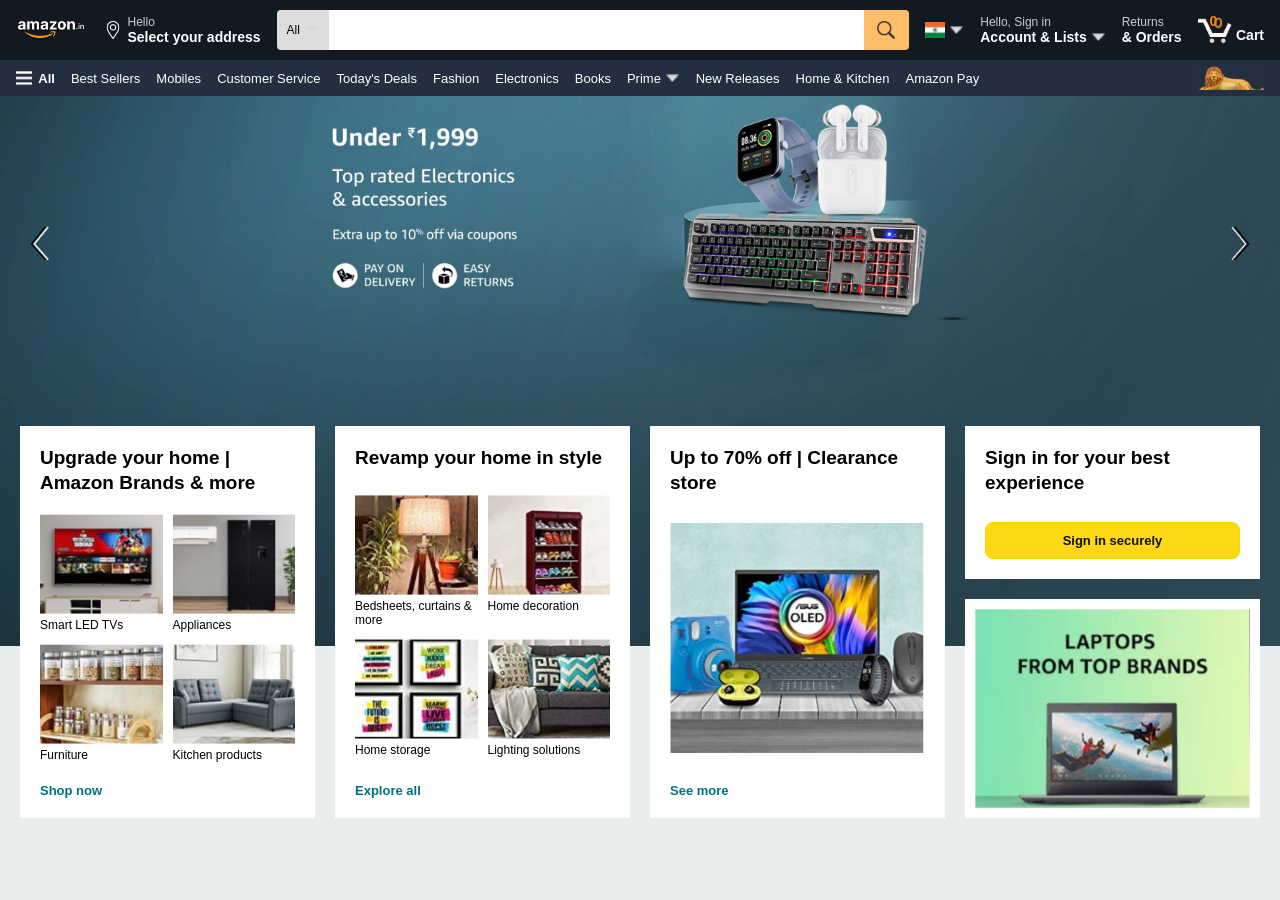
<file: 00.Assignment/level09/index.html>
<!DOCTYPE html>
<html lang="en">

<head>
    <meta charset="UTF-8">
    <meta name="viewport" content="width=device-width, initial-scale=1.0">
    <title>Amazon Clone</title>
    <link rel="stylesheet" href="style.css">
</head>

<body>
    <header class="nav">
        <img src="assets/logo.png" alt="Amazon" class="logo">
        <div class="del">
            <img src="assets/location.png" alt="Loc" class="loc">
            <div class="col">
                <span class="sub">Hello</span>
                <span class="main">Select your address</span>
            </div>
        </div>
        <div class="src">
            <div class="cat"><span>All</span><img src="assets/down arrow.png" alt="v" class="arr"></div>
            <input type="text" class="inp">
            <button class="sbtn" type="button"><img src="assets/search icon.png" alt="Search" class="sic"></button>
        </div>
        <div class="lang">
            <img src="assets/indian flag.png" alt="Flag" class="flag">
            <img src="assets/down arrow.png" alt="v" class="arr">
        </div>
        <div class="acc">
            <div class="col">
                <span class="sub">Hello, Sign in</span>
                <span class="main">Account &amp; Lists <img src="assets/down arrow.png" alt="v" class="arr"></span>
            </div>
        </div>
        <div class="ord">
            <div class="col">
                <span class="sub">Returns</span>
                <span class="main">&amp; Orders</span>
            </div>
        </div>
        <div class="cart">
            <div class="cwrap">
                <img src="assets/cart icon.png" alt="Cart" class="cic">
                <span class="cnt">0</span>
            </div>
            <span class="main">Cart</span>
        </div>
    </header>
    <nav class="subn">
        <div class="links">
            <a href="#" class="lnk menu"><img src="assets/ham burger icon.png" alt="Menu"
                    class="mic"><span>All</span></a>
            <a href="#" class="lnk">Best Sellers</a>
            <a href="#" class="lnk">Mobiles</a>
            <a href="#" class="lnk">Customer Service</a>
            <a href="#" class="lnk">Today's Deals</a>
            <a href="#" class="lnk">Fashion</a>
            <a href="#" class="lnk">Electronics</a>
            <a href="#" class="lnk">Books</a>
            <a href="#" class="lnk">Prime <img src="assets/down arrow.png" alt="v" class="arr"></a>
            <a href="#" class="lnk">New Releases</a>
            <a href="#" class="lnk">Home &amp; Kitchen</a>
            <a href="#" class="lnk">Amazon Pay</a>
        </div>
        <div class="ad-r">
            <img src="assets/lion.png" alt="Prime">
        </div>
    </nav>
    <section class="hero">
        <button class="c-l" type="button"><img src="assets/left arrow.png" alt="Prev"></button>
        <div class="hwrap">
            <img src="assets/background picture.png" alt="Banner" class="himg">
        </div>
        <button class="c-r" type="button"><img src="assets/right arrow.png" alt="Next"></button>
    </section>
    <main class="grid">
        <div class="cd">
            <h3 class="hd">Upgrade your home | Amazon Brands &amp; more</h3>
            <div class="g2">
                <div class="itm"><img src="assets/image 17.png" alt="TV" class="pic"><span class="lbl">Smart LED
                        TVs</span></div>
                <div class="itm"><img src="assets/image 18.png" alt="Appliances" class="pic"><span
                        class="lbl">Appliances</span></div>
                <div class="itm"><img src="assets/image 19.png" alt="Furniture" class="pic"><span
                        class="lbl">Furniture</span></div>
                <div class="itm"><img src="assets/image 20.png" alt="Kitchen" class="pic"><span class="lbl">Kitchen
                        products</span></div>
            </div>
            <a href="#" class="act">Shop now</a>
        </div>
        <div class="cd">
            <h3 class="hd">Revamp your home in style</h3>
            <div class="g2">
                <div class="itm"><img src="assets/image 21.png" alt="Bedsheets" class="pic"><span class="lbl">Bedsheets,
                        curtains &amp; more</span></div>
                <div class="itm"><img src="assets/image 22.png" alt="Deco" class="pic"><span class="lbl">Home
                        decoration</span></div>
                <div class="itm"><img src="assets/image 24.png" alt="Storage" class="pic"><span class="lbl">Home
                        storage</span></div>
                <div class="itm"><img src="assets/image 25.png" alt="Lighting" class="pic"><span class="lbl">Lighting
                        solutions</span></div>
            </div>
            <a href="#" class="act">Explore all</a>
        </div>
        <div class="cd">
            <h3 class="hd">Up to 70% off | Clearance store</h3>
            <div class="simg"><img src="assets/image 26.png" alt="Clearance" class="pic"></div>
            <a href="#" class="act">See more</a>
        </div>
        <div class="col-4">
            <div class="sbox">
                <h3 class="hd">Sign in for your best experience</h3>
                <button class="sbtn-in" type="button">Sign in securely</button>
            </div>
            <div class="ad-b">
                <img src="assets/image 28.png" alt="Laptops" class="pic">
            </div>
        </div>
    </main>
</body>

</html>
</file>
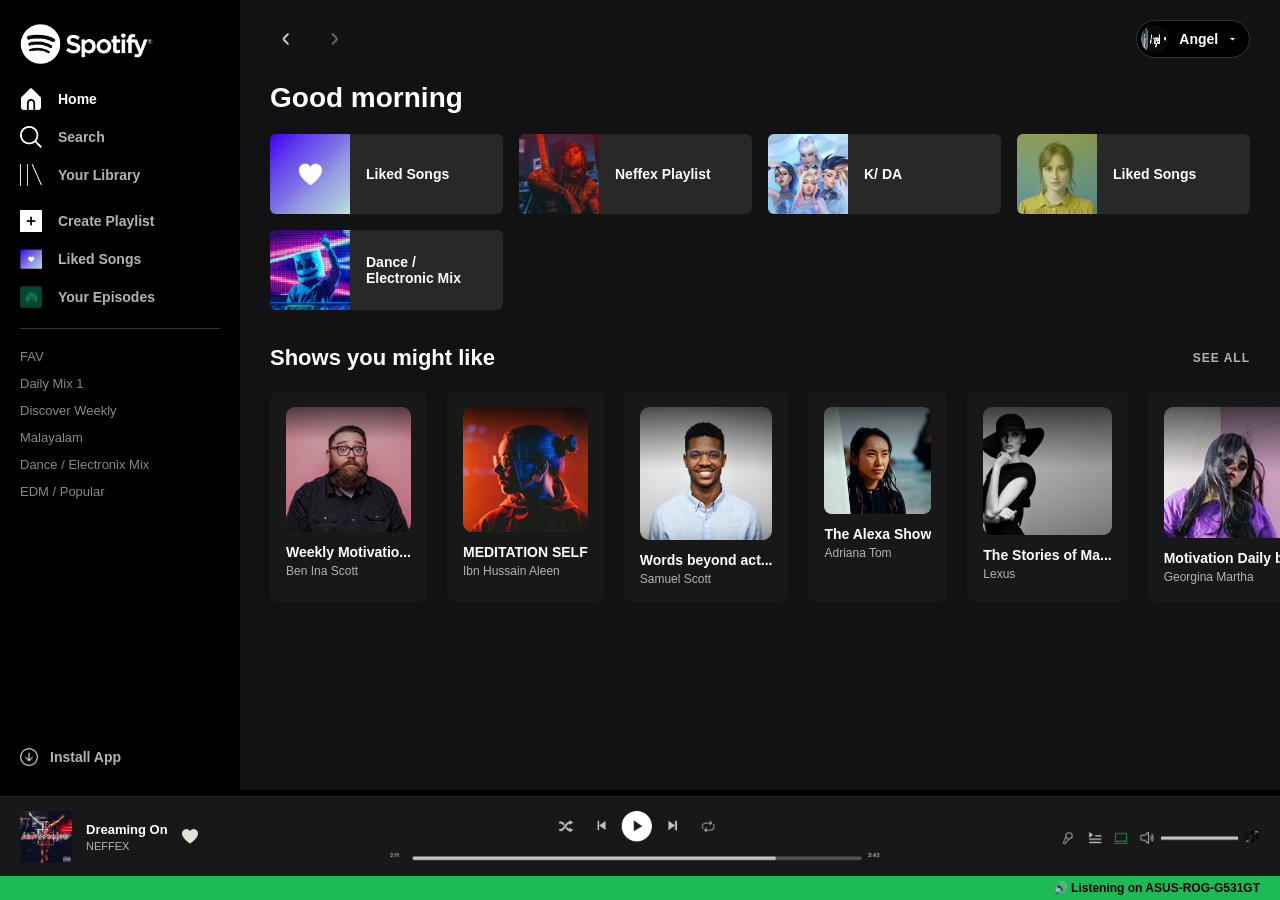
<file: 00.Assignment/level10/index.html>
﻿<!DOCTYPE html>
<html lang="en">

<head>
    <meta charset="UTF-8">
    <meta name="viewport" content="width=device-width, initial-scale=1.0">
    <title>Spotify Clone</title>
    <link rel="stylesheet" href="style.css">
</head>

<body>
    <div class="app">
        <aside class="side">
            <img src="assets/Spotify logo.png" alt="Spotify" class="logo">
            <nav class="nav">
                <a href="#" class="lnk on"><img src="assets/Home.png" alt="Home"><span>Home</span></a>
                <a href="#" class="lnk"><img src="assets/Search.png" alt="Search"><span>Search</span></a>
                <a href="#" class="lnk"><img src="assets/Your library.png" alt="Library"><span>Your Library</span></a>
            </nav>
            <div class="acts">
                <a href="#" class="lnk"><img src="assets/Create.png" alt="Create"><span>Create Playlist</span></a>
                <a href="#" class="lnk"><img src="assets/Group 2.png" alt="Liked"><span>Liked Songs</span></a>
                <a href="#" class="lnk"><img src="assets/your episodes.png" alt="Episodes"><span>Your
                        Episodes</span></a>
            </div>
            <div class="div"></div>
            <div class="plist">
                <a href="#" class="pitem">FAV</a>
                <a href="#" class="pitem">Daily Mix 1</a>
                <a href="#" class="pitem">Discover Weekly</a>
                <a href="#" class="pitem">Malayalam</a>
                <a href="#" class="pitem">Dance / Electronix Mix</a>
                <a href="#" class="pitem">EDM / Popular</a>
            </div>
            <a href="#" class="inst"><img src="assets/grommet-icons_install-option.png" alt="Install"><span>Install
                    App</span></a>
        </aside>
        <main class="main">
            <header class="top">
                <img src="assets/top arrow navigation.png" alt="Nav" class="aimg">
                <div class="usr">
                    <img src="assets/User.png" alt="User" class="upic">
                    <span class="unm">Angel</span>
                    <img src="assets/fi-ss-caret-down.png" alt="v" class="caret">
                </div>
            </header>
            <section class="sec">
                <h2 class="tit">Good morning</h2>
                <div class="m-g">
                    <div class="m-cd"><img src="assets/Liked.png" alt="Liked" class="m-img"><span class="m-txt">Liked
                            Songs</span></div>
                    <div class="m-cd"><img src="assets/image4.png" alt="Neffex" class="m-img"><span class="m-txt">Neffex
                            Playlist</span></div>
                    <div class="m-cd"><img src="assets/image3.png" alt="K/DA" class="m-img"><span class="m-txt">K/
                            DA</span></div>
                    <div class="m-cd"><img src="assets/image1.png" alt="Liked" class="m-img"><span class="m-txt">Liked
                            Songs</span></div>
                    <div class="m-cd"><img src="assets/image2.png" alt="Dance" class="m-img"><span class="m-txt">Dance /
                            Electronic Mix</span></div>
                </div>
            </section>
            <section class="sec">
                <div class="s-hd">
                    <h2 class="tit">Shows you might like</h2>
                    <a href="#" class="see">SEE ALL</a>
                </div>
                <div class="s-g">
                    <div class="s-cd"><img src="assets/image9.png" alt="Show" class="s-img">
                        <h4 class="s-tit">Weekly Motivatio...</h4>
                        <p class="s-sub">Ben Ina Scott</p>
                    </div>
                    <div class="s-cd"><img src="assets/image8.png" alt="Show" class="s-img">
                        <h4 class="s-tit">MEDITATION SELF</h4>
                        <p class="s-sub">Ibn Hussain Aleen</p>
                    </div>
                    <div class="s-cd"><img src="assets/image7.png" alt="Show" class="s-img">
                        <h4 class="s-tit">Words beyond act...</h4>
                        <p class="s-sub">Samuel Scott</p>
                    </div>
                    <div class="s-cd"><img src="assets/image6.png" alt="Show" class="s-img">
                        <h4 class="s-tit">The Alexa Show</h4>
                        <p class="s-sub">Adriana Tom</p>
                    </div>
                    <div class="s-cd"><img src="assets/image5.png" alt="Show" class="s-img">
                        <h4 class="s-tit">The Stories of Ma...</h4>
                        <p class="s-sub">Lexus</p>
                    </div>
                    <div class="s-cd"><img src="assets/image10.png" alt="Show" class="s-img">
                        <h4 class="s-tit">Motivation Daily b...</h4>
                        <p class="s-sub">Georgina Martha</p>
                    </div>
                </div>
            </section>
        </main>
    </div>
    <footer class="foot">
        <div class="f-l">
            <img src="assets/image11.png" alt="Album" class="f-art">
            <div class="f-det">
                <span class="f-tit">Dreaming On</span>
                <span class="f-artst">NEFFEX</span>
            </div>
            <img src="assets/heart.png" alt="Heart" class="f-hrt">
        </div>
        <div class="f-c">
            <img src="assets/Music Player Options.png" alt="Controls" class="f-ctrl">
        </div>
        <div class="f-r">
            <img src="assets/Right options.png" alt="Options" class="f-opt">
        </div>
    </footer>
    <div class="bar">
        <span>&#128266; Listening on ASUS-ROG-G531GT</span>
    </div>
</body>

</html>
</file>
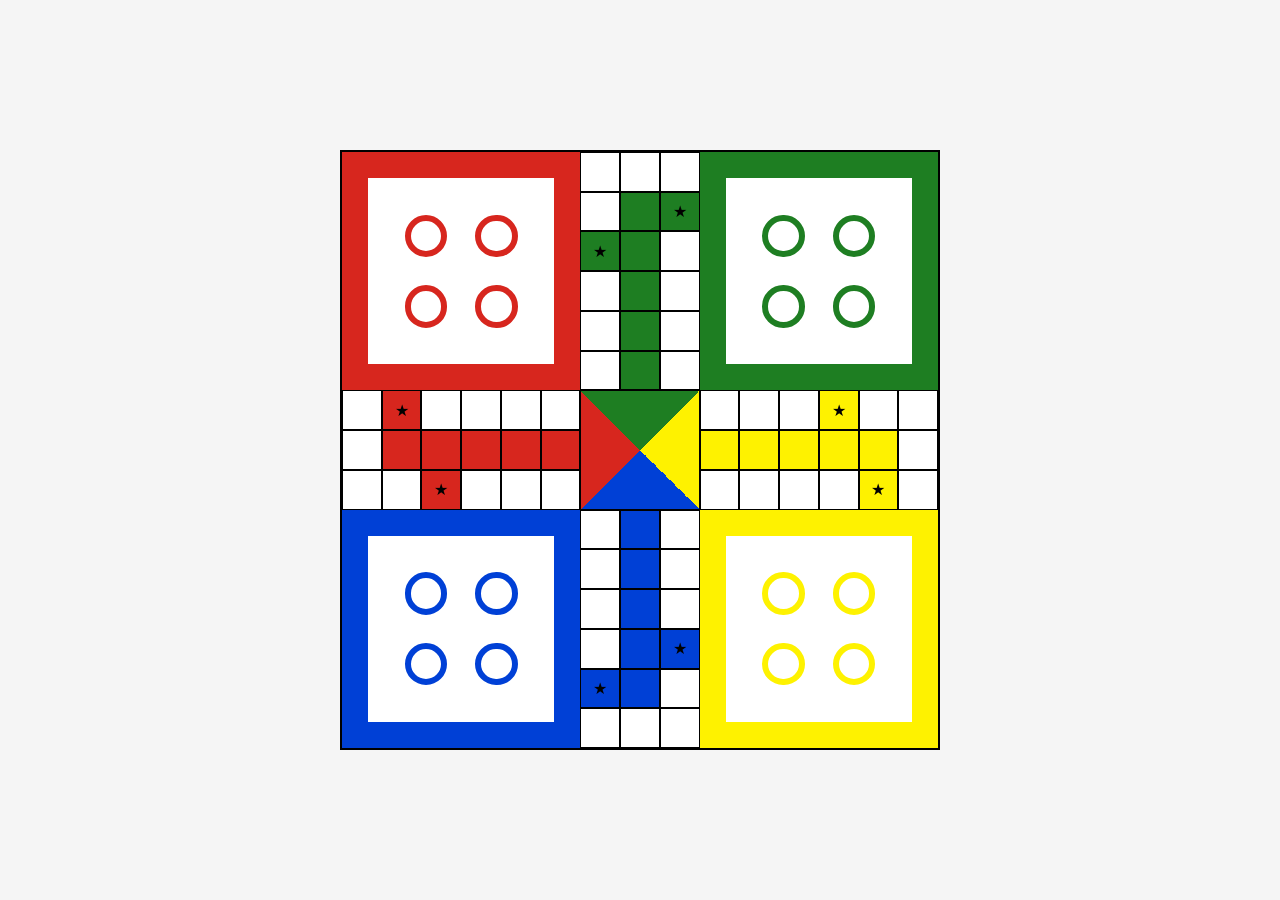
<file: 00.Assignment/level04/1.html>
<!doctype html>
<html lang="en">

<head>
  <meta charset="UTF-8" />
  <meta name="viewport" content="width=device-width, initial-scale=1.0" />
  <title>Ludo Board</title>
  <style>
    * {
    box-sizing: border-box;
    margin: 0;
    padding: 0;
}

body.bg {
    min-height: 100vh;
    background: #f5f5f5;
    display: flex;
    align-items: center;
    justify-content: center;
    padding: 10px;
}

.ludo {
    width: min(92vw, 92vh, 600px);
    height: min(92vw, 92vh, 600px);
    display: grid;
    grid-template-columns: 6fr 3fr 6fr;
    grid-template-rows: 6fr 3fr 6fr;
    border: 2px solid #000;
    background: #fff;
}

.yard {
    padding: 11%;
    display: flex;
    align-items: center;
    justify-content: center;
}

.yard.r {
    background: #d7261e;
}

.yard.g {
    background: #1e7e22;
}

.yard.b {
    background: #0040d6;
}

.yard.y {
    background: #fef200;
}

.box {
    width: 100%;
    height: 100%;
    background: #fff;
    display: grid;
    grid-template-columns: 1fr 1fr;
    grid-template-rows: 1fr 1fr;
    place-items: center;
    padding: 12%;
}

.tk {
    width: 60%;
    height: 60%;
    border-radius: 50%;
    background: #fff;
}

.tk.r {
    border: clamp(3px, 0.8vw, 6px) solid #d7261e;
}

.tk.g {
    border: clamp(3px, 0.8vw, 6px) solid #1e7e22;
}

.tk.b {
    border: clamp(3px, 0.8vw, 6px) solid #0040d6;
}

.tk.y {
    border: clamp(3px, 0.8vw, 6px) solid #fef200;
}

.vpath {
    display: grid;
    grid-template-columns: repeat(3, 1fr);
    grid-template-rows: repeat(6, 1fr);
}

.hpath {
    display: grid;
    grid-template-columns: repeat(6, 1fr);
    grid-template-rows: repeat(3, 1fr);
}

.cen {
    background: conic-gradient(from -45deg, #1e7e22 90deg, #fef200 90deg 180deg, #0040d6 180deg 270deg, #d7261e 270deg);
    border: 1px solid #000;
}

.c {
    border: 1px solid #000;
    display: flex;
    align-items: center;
    justify-content: center;
    font-size: clamp(10px, 2vw, 16px);
    color: #000;
}

.c.r {
    background: #d7261e;
}

.c.g {
    background: #1e7e22;
}

.c.b {
    background: #0040d6;
}

.c.y {
    background: #fef200;
}
  </style>
</head>

<body class="bg">
  <div class="ludo">
    <div class="yard r">
      <div class="box">
        <span class="tk r"></span><span class="tk r"></span>
        <span class="tk r"></span><span class="tk r"></span>
      </div>
    </div>
    <div class="vpath">
      <div class="c"></div>
      <div class="c"></div>
      <div class="c"></div>
      <div class="c"></div>
      <div class="c g"></div>
      <div class="c g st">&#9733;</div>
      <div class="c g st">&#9733;</div>
      <div class="c g"></div>
      <div class="c"></div>
      <div class="c"></div>
      <div class="c g"></div>
      <div class="c"></div>
      <div class="c"></div>
      <div class="c g"></div>
      <div class="c"></div>
      <div class="c"></div>
      <div class="c g"></div>
      <div class="c"></div>
    </div>
    <div class="yard g">
      <div class="box">
        <span class="tk g"></span><span class="tk g"></span>
        <span class="tk g"></span><span class="tk g"></span>
      </div>
    </div>
    <div class="hpath">
      <div class="c"></div>
      <div class="c r st">&#9733;</div>
      <div class="c"></div>
      <div class="c"></div>
      <div class="c"></div>
      <div class="c"></div>
      <div class="c"></div>
      <div class="c r"></div>
      <div class="c r"></div>
      <div class="c r"></div>
      <div class="c r"></div>
      <div class="c r"></div>
      <div class="c"></div>
      <div class="c"></div>
      <div class="c r st">&#9733;</div>
      <div class="c"></div>
      <div class="c"></div>
      <div class="c"></div>
    </div>
    <div class="cen"></div>
    <div class="hpath">
      <div class="c"></div>
      <div class="c"></div>
      <div class="c"></div>
      <div class="c y st">&#9733;</div>
      <div class="c"></div>
      <div class="c"></div>
      <div class="c y"></div>
      <div class="c y"></div>
      <div class="c y"></div>
      <div class="c y"></div>
      <div class="c y"></div>
      <div class="c"></div>
      <div class="c"></div>
      <div class="c"></div>
      <div class="c"></div>
      <div class="c"></div>
      <div class="c y st">&#9733;</div>
      <div class="c"></div>
    </div>
    <div class="yard b">
      <div class="box">
        <span class="tk b"></span><span class="tk b"></span>
        <span class="tk b"></span><span class="tk b"></span>
      </div>
    </div>
    <div class="vpath">
      <div class="c"></div>
      <div class="c b"></div>
      <div class="c"></div>
      <div class="c"></div>
      <div class="c b"></div>
      <div class="c"></div>
      <div class="c"></div>
      <div class="c b"></div>
      <div class="c"></div>
      <div class="c"></div>
      <div class="c b"></div>
      <div class="c b st">&#9733;</div>
      <div class="c b st">&#9733;</div>
      <div class="c b"></div>
      <div class="c"></div>
      <div class="c"></div>
      <div class="c"></div>
      <div class="c"></div>
    </div>
    <div class="yard y">
      <div class="box">
        <span class="tk y"></span><span class="tk y"></span>
        <span class="tk y"></span><span class="tk y"></span>
      </div>
    </div>
  </div>
</body>

</html>
</file>
<file: 00.Assignment/level03/style.css>
* {
    box-sizing: border-box;
    margin: 0;
    padding: 0;
}

body.bg {
    min-height: 100vh;
    background: #fff;
    display: flex;
    align-items: center;
    justify-content: center;
    font-family: Arial, Helvetica, sans-serif;
    padding: 30px 16px;
}

.wrap {
    display: flex;
    justify-content: center;
    align-items: center;
    gap: 48px;
    flex-wrap: wrap;
}

.box {
    display: flex;
    flex-direction: column;
    align-items: center;
}

.hd {
    font-size: 20px;
    letter-spacing: 3px;
    font-weight: 500;
    margin-bottom: 14px;
}

.tbl {
    border-collapse: collapse;
    border: 2.5px solid #000;
    background: #fff;
}

.tbl td {
    width: 34px;
    height: 34px;
    text-align: center;
    vertical-align: middle;
    border: 1px solid #888;
    font-size: 18px;
    color: #111;
}

.tbl td.g {
    background: #a2d2b5;
}

.tbl td:nth-child(3),
.tbl td:nth-child(6) {
    border-right: 2.5px solid #000;
}

.tbl tr:nth-child(3) td,
.tbl tr:nth-child(6) td {
    border-bottom: 2.5px solid #000;
}

@media (max-width: 768px) {
    .wrap {
        gap: 32px;
    }

    .tbl td {
        width: 30px;
        height: 30px;
        font-size: 15px;
    }
}
</file>
<file: 00.Assignment/level05/style.css>
* {
    box-sizing: border-box;
    margin: 0;
    padding: 0;
}

body.bg {
    min-height: 100vh;
    background: radial-gradient(ellipse at 50% 100%, #1b4d1b 10%, #153818 30%, #0d2136 60%, #040a12 100%);
    display: flex;
    align-items: center;
    justify-content: center;
    font-family: -apple-system, BlinkMacSystemFont, "Segoe UI", Roboto, sans-serif;
    padding: 24px 16px;
}

.app {
    width: 100%;
    max-width: 900px;
    display: flex;
    flex-direction: column;
    align-items: center;
}

.logo {
    display: flex;
    align-items: center;
    gap: 8px;
    margin-bottom: 36px;
}

.lic {
    width: 34px;
    height: 34px;
    fill: #fff;
}

.ltxt {
    color: #fff;
    font-size: 16px;
    font-weight: 800;
    line-height: 1.1;
    letter-spacing: 1px;
}

.row {
    display: flex;
    gap: 36px;
    justify-content: center;
    width: 100%;
}

.cd {
    flex: 1;
    max-width: 380px;
    border-radius: 20px;
    padding: 36px 20px 30px;
    display: flex;
    flex-direction: column;
    align-items: center;
    box-shadow: 0 10px 30px rgba(0, 0, 0, 0.4);
}

.cd.ind {
    background: #1962bf;
}

.cd.pak {
    background: #37a239;
}

.nm {
    color: #fff;
    font-size: 50px;
    font-weight: 800;
    letter-spacing: 2px;
    margin-bottom: 22px;
}

.balls {
    display: flex;
    gap: 8px;
    justify-content: center;
    margin-bottom: 22px;
}

.b {
    width: 34px;
    height: 34px;
    border-radius: 50%;
    background: #fff;
    color: #000;
    font-size: 18px;
    font-weight: 700;
    display: flex;
    align-items: center;
    justify-content: center;
}

.sc {
    color: #fff;
    font-size: 40px;
    font-weight: 700;
    letter-spacing: 2px;
}

.ctrl {
    display: flex;
    gap: 24px;
    margin-top: 36px;
}

.btn {
    width: 64px;
    height: 64px;
    border-radius: 18px;
    border: 4px solid #fff;
    cursor: pointer;
    display: flex;
    align-items: center;
    justify-content: center;
    box-shadow: 0 4px 15px rgba(0, 0, 0, 0.3);
}

.btn.yel {
    background: #f3b236;
}

.btn.red {
    background: #dd3732;
}

.ic {
    width: 28px;
    height: 28px;
    fill: #fff;
}

@media (max-width: 768px) {
    .row {
        flex-direction: column;
        align-items: center;
        gap: 20px;
    }

    .cd {
        width: 100%;
        max-width: 330px;
        padding: 24px 16px 20px;
    }

    .nm {
        font-size: 38px;
        margin-bottom: 16px;
    }

    .balls {
        gap: 6px;
        margin-bottom: 16px;
    }

    .b {
        width: 28px;
        height: 28px;
        font-size: 15px;
    }

    .sc {
        font-size: 32px;
    }

    .btn {
        width: 54px;
        height: 54px;
        border-radius: 14px;
    }

    .ic {
        width: 24px;
        height: 24px;
    }
}
</file>
<file: 00.Assignment/level06/style.css>
* {
    box-sizing: border-box;
    margin: 0;
    padding: 0;
}

body.bg {
    min-height: 100vh;
    background-color: #fff;
    background-image: url('backgroud.png');
    background-repeat: no-repeat;
    background-position: right bottom;
    background-size: 50% auto;
    font-family: -apple-system, BlinkMacSystemFont, "Segoe UI", Roboto, Arial, sans-serif;
}

.wrap {
    padding: 40px 50px;
    max-width: 1400px;
    margin: 0 auto;
}

.hd {
    display: flex;
    justify-content: space-between;
    align-items: flex-start;
    margin-bottom: 28px;
}

.tit h1 {
    font-size: 38px;
    font-weight: 900;
    color: #000;
    letter-spacing: -0.5px;
}

.sub {
    font-size: 18px;
    color: #666;
    margin-top: 6px;
    font-weight: 500;
}

.logo {
    height: 42px;
    object-fit: contain;
}

.card {
    max-width: 820px;
    background: #fff;
    box-shadow: 0 4px 24px rgba(0, 0, 0, 0.08);
    border-radius: 4px;
    overflow: hidden;
    border: 1px solid #ececec;
}

.bar {
    background: #e85038;
    color: #fff;
    display: flex;
    justify-content: space-between;
    padding: 12px 18px;
    font-weight: 700;
    font-size: 15px;
}

.twrap {
    width: 100%;
    overflow-x: auto;
}

.tbl {
    width: 100%;
    border-collapse: collapse;
    font-size: 14px;
    min-width: 620px;
}

.tbl th {
    padding: 12px 14px;
    text-align: right;
    color: #111;
    font-weight: 700;
    border-bottom: 1px solid #ddd;
}

.tbl th.col-p,
.tbl th.col-d {
    text-align: left;
}

.tbl td {
    padding: 10px 14px;
    border-bottom: 1px solid #eee;
    text-align: right;
    color: #333;
}

.tbl td.pl {
    text-align: left;
    color: #1075d4;
    font-weight: 500;
}

.tbl td.out {
    text-align: left;
    color: #666;
    font-size: 13px;
}

.tbl td.r {
    font-weight: 700;
    color: #000;
}

.tbl td.lbl {
    text-align: left;
    font-weight: 600;
    color: #222;
}

.tbl td.val {
    text-align: left;
    font-weight: 600;
    color: #111;
}

.tbl td.dnb {
    text-align: left;
    color: #1075d4;
    font-size: 13px;
}

@media (max-width: 900px) {
    body.bg {
        background-size: cover;
    }

    .wrap {
        padding: 20px 14px;
    }

    .tit h1 {
        font-size: 26px;
    }

    .sub {
        font-size: 15px;
    }

    .hd {
        flex-direction: column-reverse;
        gap: 14px;
    }
}
</file>
<file: 00.Assignment/level07/style.css>
* {
    box-sizing: border-box;
    margin: 0;
    padding: 0;
}

body {
    font-family: Arial, Helvetica, sans-serif;
    background: #fff;
    color: #000;
}

.nav {
    display: flex;
    justify-content: space-between;
    align-items: center;
    padding: 16px 50px;
    border-bottom: 1px solid #ddd;
}

.logo {
    height: 32px;
}

.cart {
    display: flex;
    align-items: center;
    gap: 8px;
    font-size: 14px;
    font-weight: 700;
}

.cart img {
    height: 20px;
}

.hero {
    background: url('kw-background.png') center/cover no-repeat;
    min-height: 420px;
    display: flex;
    align-items: center;
    padding: 40px 60px;
}

.htxt h1 {
    color: #fff;
    font-size: 52px;
    line-height: 1.25;
    font-weight: 700;
    margin-bottom: 18px;
}

.htxt p {
    color: #fff;
    font-size: 18px;
    font-weight: 700;
}

.main {
    max-width: 1250px;
    margin: 0 auto;
    padding: 40px 20px;
}

.sec {
    margin-bottom: 50px;
}

.tit {
    font-size: 22px;
    font-weight: 700;
    margin-bottom: 25px;
}

.g6 {
    display: grid;
    grid-template-columns: repeat(6, 1fr);
    gap: 20px;
}

.g4 {
    display: grid;
    grid-template-columns: repeat(4, 1fr);
    gap: 25px;
}

.cd {
    display: flex;
    flex-direction: column;
}

.pic {
    width: 100%;
    border-radius: 8px;
    display: block;
}

.nm {
    font-size: 15px;
    font-weight: 700;
    margin-top: 10px;
}

.sub {
    font-size: 13px;
    color: #777;
    margin-top: 4px;
}

.ft {
    display: flex;
    justify-content: space-between;
    align-items: center;
    margin-top: 12px;
}

.prc {
    font-size: 15px;
    font-weight: 700;
}

.btn {
    background: #6495ed;
    color: #fff;
    border: none;
    border-radius: 4px;
    padding: 6px 12px;
    font-size: 13px;
    font-weight: 700;
    cursor: pointer;
    display: flex;
    align-items: center;
    gap: 6px;
}

.btn img {
    width: 14px;
    height: 14px;
}

@media (max-width: 1024px) {
    .g6 {
        grid-template-columns: repeat(3, 1fr);
    }

    .g4 {
        grid-template-columns: repeat(2, 1fr);
    }

    .hero {
        min-height: 320px;
        padding: 30px;
    }

    .htxt h1 {
        font-size: 38px;
    }
}

@media (max-width: 650px) {
    .nav {
        padding: 12px 20px;
    }

    .hero {
        min-height: 240px;
        padding: 20px;
    }

    .htxt h1 {
        font-size: 28px;
    }

    .htxt p {
        font-size: 15px;
    }

    .g6 {
        grid-template-columns: repeat(2, 1fr);
        gap: 15px;
    }

    .g4 {
        grid-template-columns: 1fr;
        gap: 20px;
    }
}
</file>
<file: 00.Assignment/level08/style.css>
* {
    box-sizing: border-box;
    margin: 0;
    padding: 0;
}

body {
    font-family: Arial, Helvetica, sans-serif;
    background: #000;
    color: #fff;
    overflow-x: hidden;
}

.hd {
    position: sticky;
    top: 0;
    z-index: 100;
    display: flex;
    justify-content: space-between;
    align-items: center;
    padding: 10px 20px;
    background: #000;
    border-bottom: 1px solid #333;
}

.hl {
    display: flex;
    align-items: center;
    gap: 16px;
}

.btn {
    background: transparent;
    border: none;
    cursor: pointer;
    display: flex;
    align-items: center;
}

.btn img {
    height: 20px;
}

.logo {
    height: 20px;
}

.hc {
    display: flex;
    align-items: center;
    gap: 12px;
    flex: 0 1 650px;
    justify-content: center;
}

.sbox {
    display: flex;
    width: 100%;
    max-width: 550px;
}

.sbox input {
    width: 100%;
    padding: 8px 14px;
    background: #000;
    color: #fff;
    border: 1px solid #444;
    border-right: none;
    border-radius: 20px 0 0 20px;
    outline: none;
    font-size: 15px;
}

.sbtn {
    background: #333;
    border: 1px solid #444;
    border-radius: 0 20px 20px 0;
    padding: 0 20px;
    cursor: pointer;
    display: flex;
    align-items: center;
}

.sbtn img {
    height: 16px;
}

.mic {
    background: #222;
    border: none;
    border-radius: 50%;
    width: 36px;
    height: 36px;
    display: flex;
    align-items: center;
    justify-content: center;
    cursor: pointer;
    flex-shrink: 0;
}

.mic img {
    height: 16px;
}

.hr {
    display: flex;
    align-items: center;
    gap: 20px;
}

.user {
    width: 32px;
    height: 32px;
    border-radius: 50%;
    display: block;
}

.app {
    display: flex;
    min-height: calc(100vh - 56px);
}

.side {
    width: 240px;
    flex-shrink: 0;
    background: #000;
    padding: 12px 0;
}

.nav {
    display: flex;
    flex-direction: column;
}

.link {
    display: flex;
    align-items: center;
    gap: 24px;
    padding: 10px 24px;
    color: #fff;
    text-decoration: none;
    font-size: 14px;
}

.link img {
    width: 20px;
    height: 20px;
    object-fit: contain;
}

.link.on {
    background: #333;
    font-weight: 700;
}

.div {
    border-top: 1px solid #333;
    margin: 12px 0;
}

.sub-h {
    font-size: 13px;
    font-weight: 700;
    color: #888;
    padding: 8px 24px;
    letter-spacing: 0.5px;
}

.chan {
    border-radius: 50%;
    width: 24px;
    height: 24px;
}

.ctxt {
    flex: 1;
    white-space: nowrap;
    overflow: hidden;
    text-overflow: ellipsis;
}

.dot {
    width: 6px;
    height: 6px;
    background: #1e90ff;
    border-radius: 50%;
    margin-left: auto;
}

.main {
    flex: 1;
    padding: 15px 24px;
    background: #000;
    overflow-x: hidden;
}

.chips {
    display: flex;
    gap: 12px;
    align-items: center;
    overflow-x: auto;
    white-space: nowrap;
    padding-bottom: 12px;
    margin-bottom: 20px;
}

.tag {
    background: #333;
    color: #fff;
    border: none;
    padding: 7px 14px;
    border-radius: 16px;
    font-size: 13px;
    cursor: pointer;
    flex-shrink: 0;
}

.tag.on {
    background: #fff;
    color: #000;
    font-weight: 700;
}

.tag.arr {
    padding: 7px 12px;
    font-weight: 700;
}

.grid {
    display: grid;
    grid-template-columns: repeat(4, 1fr);
    gap: 24px 16px;
}

.cd {
    display: flex;
    flex-direction: column;
    cursor: pointer;
}

.th {
    width: 100%;
    aspect-ratio: 16 / 9;
    object-fit: cover;
    border-radius: 10px;
    display: block;
}

.info {
    display: flex;
    gap: 12px;
    margin-top: 12px;
}

.ava {
    width: 36px;
    height: 36px;
    border-radius: 50%;
    flex-shrink: 0;
}

.det {
    display: flex;
    flex-direction: column;
}

.det.noa {
    padding-left: 4px;
}

.tit {
    font-size: 14px;
    font-weight: 700;
    line-height: 1.35;
    color: #fff;
}

.by {
    font-size: 12px;
    color: #aaa;
    margin-top: 6px;
    display: flex;
    align-items: center;
    gap: 4px;
}

.vi {
    width: 12px;
    height: 12px;
}

.st {
    font-size: 12px;
    color: #aaa;
    margin-top: 2px;
}

@media (max-width: 1200px) {
    .grid {
        grid-template-columns: repeat(3, 1fr);
    }
}

@media (max-width: 900px) {
    .side {
        width: 70px;
    }

    .side span,
    .sub-h,
    .dot {
        display: none;
    }

    .link {
        justify-content: center;
        padding: 12px;
    }

    .grid {
        grid-template-columns: repeat(2, 1fr);
    }
}

@media (max-width: 600px) {
    .side {
        display: none;
    }

    .hc {
        display: none;
    }

    .grid {
        grid-template-columns: 1fr;
    }

    .main {
        padding: 10px;
    }
}
</file>
<file: 00.Assignment/level09/style.css>
* {
    box-sizing: border-box;
    margin: 0;
    padding: 0;
}

body {
    font-family: Arial, Helvetica, sans-serif;
    background: #eaeded;
    color: #000;
}

.nav {
    display: flex;
    align-items: center;
    background: #131921;
    color: #fff;
    padding: 10px 16px;
    gap: 16px;
}

.logo {
    height: 30px;
    display: block;
}

.del {
    display: flex;
    align-items: center;
    gap: 6px;
    cursor: pointer;
}

.loc {
    height: 18px;
    width: auto;
}

.col {
    display: flex;
    flex-direction: column;
}

.sub {
    font-size: 12px;
    color: #ccc;
}

.main {
    font-size: 14px;
    font-weight: 700;
    color: #fff;
    display: flex;
    align-items: center;
    gap: 4px;
}

.arr {
    height: 8px;
    width: auto;
}

.src {
    display: flex;
    flex: 1;
    height: 40px;
    border-radius: 4px;
    overflow: hidden;
}

.cat {
    display: flex;
    align-items: center;
    gap: 4px;
    background: #ddd;
    color: #000;
    padding: 0 10px;
    font-size: 12px;
    cursor: pointer;
}

.inp {
    flex: 1;
    border: none;
    outline: none;
    padding: 0 10px;
    font-size: 15px;
}

.sbtn {
    background: #febd69;
    border: none;
    width: 45px;
    display: flex;
    align-items: center;
    justify-content: center;
    cursor: pointer;
}

.sic {
    height: 18px;
    width: 18px;
}

.lang,
.acc,
.ord {
    display: flex;
    align-items: center;
    gap: 4px;
    cursor: pointer;
}

.flag {
    height: 16px;
    width: auto;
}

.cart {
    display: flex;
    align-items: flex-end;
    gap: 4px;
    cursor: pointer;
}

.cwrap {
    position: relative;
    display: flex;
    align-items: center;
}

.cic {
    height: 26px;
    width: auto;
}

.cnt {
    position: absolute;
    top: -4px;
    left: 12px;
    font-size: 14px;
    font-weight: 700;
    color: #f08804;
}

.subn {
    display: flex;
    justify-content: space-between;
    align-items: center;
    background: #232f3e;
    color: #fff;
    padding: 6px 16px;
    font-size: 13px;
}

.links {
    display: flex;
    align-items: center;
    gap: 16px;
    flex-wrap: wrap;
}

.lnk {
    color: #fff;
    text-decoration: none;
    display: flex;
    align-items: center;
    gap: 4px;
}

.menu {
    font-weight: 700;
    gap: 6px;
}

.mic {
    height: 14px;
    width: auto;
}

.ad-r img {
    height: 24px;
    display: block;
}

.hero {
    position: relative;
    width: 100%;
    overflow: hidden;
}

.himg {
    width: 100%;
    max-height: 550px;
    object-fit: cover;
    display: block;
}

.c-l,
.c-r {
    position: absolute;
    top: 120px;
    background: transparent;
    border: none;
    cursor: pointer;
    padding: 10px;
}

.c-l {
    left: 20px;
}

.c-r {
    right: 20px;
}

.c-l img,
.c-r img {
    height: 35px;
    width: auto;
}

.grid {
    position: relative;
    margin-top: -220px;
    z-index: 10;
    display: grid;
    grid-template-columns: repeat(4, 1fr);
    gap: 20px;
    padding: 0 20px 40px;
}

.cd {
    background: #fff;
    padding: 20px;
    display: flex;
    flex-direction: column;
    justify-content: space-between;
}

.hd {
    font-size: 19px;
    font-weight: 700;
    color: #000;
    margin-bottom: 12px;
    line-height: 1.3;
}

.g2 {
    display: grid;
    grid-template-columns: repeat(2, 1fr);
    gap: 12px 10px;
    margin-bottom: 15px;
}

.itm {
    display: flex;
    flex-direction: column;
    cursor: pointer;
}

.itm .pic {
    width: 100%;
    height: 100px;
    object-fit: cover;
    display: block;
}

.lbl {
    font-size: 12px;
    color: #000;
    margin-top: 4px;
}

.simg {
    margin-bottom: 15px;
}

.simg .pic {
    width: 100%;
    height: 230px;
    object-fit: cover;
    display: block;
}

.act {
    color: #007185;
    text-decoration: none;
    font-size: 13px;
    font-weight: 700;
}

.col-4 {
    display: flex;
    flex-direction: column;
    gap: 20px;
}

.sbox {
    background: #fff;
    padding: 20px;
}

.sbtn-in {
    width: 100%;
    background: #ffd814;
    color: #0f1111;
    border: 1px solid #fcd200;
    border-radius: 8px;
    padding: 10px;
    font-size: 13px;
    font-weight: 700;
    cursor: pointer;
    margin-top: 15px;
}

.ad-b {
    background: #fff;
    padding: 10px;
    display: flex;
    align-items: center;
    justify-content: center;
}

.ad-b .pic {
    width: 100%;
    height: auto;
    display: block;
}

@media (max-width: 1200px) {
    .grid {
        grid-template-columns: repeat(2, 1fr);
        margin-top: -120px;
    }
}

@media (max-width: 800px) {
    .nav {
        flex-wrap: wrap;
    }

    .src {
        order: 3;
        width: 100%;
        flex: 1 1 100%;
    }

    .del,
    .lang,
    .ad-r,
    .c-l,
    .c-r {
        display: none;
    }

    .grid {
        margin-top: -40px;
        grid-template-columns: 1fr;
    }
}
</file>
<file: 00.Assignment/level10/style.css>
﻿* {
    box-sizing: border-box;
    margin: 0;
    padding: 0;
}

body {
    font-family: Arial, Helvetica, sans-serif;
    background: #000;
    color: #fff;
    padding-bottom: 110px;
}

.app {
    display: flex;
    min-height: calc(100vh - 110px);
}

.side {
    width: 240px;
    background: #000;
    padding: 24px 20px;
    display: flex;
    flex-direction: column;
    flex-shrink: 0;
}

.logo {
    height: 40px;
    margin-bottom: 24px;
    align-self: flex-start;
}

.nav,
.acts {
    display: flex;
    flex-direction: column;
    gap: 16px;
}

.acts {
    margin-top: 24px;
}

.lnk {
    display: flex;
    align-items: center;
    gap: 16px;
    color: #b3b3b3;
    text-decoration: none;
    font-size: 14px;
    font-weight: 700;
}

.lnk.on {
    color: #fff;
}

.lnk img {
    width: 22px;
    height: 22px;
    object-fit: contain;
}

.div {
    border-top: 1px solid #333;
    margin: 20px 0;
}

.plist {
    display: flex;
    flex-direction: column;
    gap: 12px;
    overflow-y: auto;
    flex: 1;
}

.pitem {
    color: #888;
    text-decoration: none;
    font-size: 13px;
}

.inst {
    display: flex;
    align-items: center;
    gap: 12px;
    color: #b3b3b3;
    text-decoration: none;
    font-size: 14px;
    font-weight: 700;
    margin-top: auto;
    padding-top: 20px;
}

.inst img {
    width: 18px;
    height: 18px;
}

.main {
    flex: 1;
    background: #121212;
    padding: 20px 30px;
    overflow-x: hidden;
}

.top {
    display: flex;
    justify-content: space-between;
    align-items: center;
    margin-bottom: 24px;
}

.aimg {
    height: 32px;
    cursor: pointer;
}

.usr {
    display: flex;
    align-items: center;
    gap: 10px;
    background: #000;
    border: 1px solid #333;
    border-radius: 20px;
    padding: 4px 12px 4px 4px;
    cursor: pointer;
}

.upic {
    height: 28px;
    width: 28px;
    border-radius: 50%;
}

.unm {
    font-size: 14px;
    font-weight: 700;
    color: #fff;
}

.caret {
    height: 10px;
}

.sec {
    margin-bottom: 35px;
}

.tit {
    font-size: 28px;
    font-weight: 700;
    color: #fff;
    margin-bottom: 20px;
}

.m-g {
    display: grid;
    grid-template-columns: repeat(4, 1fr);
    gap: 16px;
}

.m-cd {
    display: flex;
    align-items: center;
    background: #282828;
    border-radius: 6px;
    overflow: hidden;
    cursor: pointer;
}

.m-img {
    width: 80px;
    height: 80px;
    object-fit: cover;
    flex-shrink: 0;
}

.m-txt {
    padding: 0 16px;
    font-size: 14px;
    font-weight: 700;
    color: #fff;
}

.s-hd {
    display: flex;
    justify-content: space-between;
    align-items: center;
    margin-bottom: 20px;
}

.s-hd .tit {
    font-size: 22px;
    margin-bottom: 0;
}

.see {
    color: #b3b3b3;
    text-decoration: none;
    font-size: 12px;
    font-weight: 700;
    letter-spacing: 1px;
}

.s-g {
    display: grid;
    grid-template-columns: repeat(6, 1fr);
    gap: 20px;
}

.s-cd {
    background: #181818;
    padding: 16px;
    border-radius: 8px;
    display: flex;
    flex-direction: column;
    cursor: pointer;
}

.s-img {
    width: 100%;
    aspect-ratio: 1;
    border-radius: 6px;
    object-fit: cover;
}

.s-tit {
    font-size: 14px;
    font-weight: 700;
    color: #fff;
    margin-top: 12px;
    white-space: nowrap;
    overflow: hidden;
    text-overflow: ellipsis;
}

.s-sub {
    font-size: 12px;
    color: #b3b3b3;
    margin-top: 4px;
    white-space: nowrap;
    overflow: hidden;
    text-overflow: ellipsis;
}

.foot {
    position: fixed;
    bottom: 24px;
    left: 0;
    width: 100%;
    height: 80px;
    background: #181818;
    border-top: 1px solid #282828;
    display: flex;
    justify-content: space-between;
    align-items: center;
    padding: 0 20px;
    z-index: 100;
}

.f-l {
    display: flex;
    align-items: center;
    gap: 14px;
    width: 250px;
}

.f-art {
    width: 52px;
    height: 52px;
    border-radius: 4px;
}

.f-det {
    display: flex;
    flex-direction: column;
}

.f-tit {
    font-size: 13px;
    font-weight: 700;
    color: #fff;
}

.f-artst {
    font-size: 11px;
    color: #b3b3b3;
    margin-top: 3px;
}

.f-hrt {
    width: 16px;
    cursor: pointer;
}

.f-c {
    flex: 1;
    display: flex;
    justify-content: center;
    align-items: center;
}

.f-ctrl {
    max-width: 500px;
    width: 100%;
}

.f-r {
    display: flex;
    justify-content: flex-end;
    align-items: center;
    width: 250px;
}

.f-opt {
    max-width: 200px;
    width: 100%;
}

.bar {
    position: fixed;
    bottom: 0;
    left: 0;
    width: 100%;
    height: 24px;
    background: #1db954;
    color: #000;
    display: flex;
    justify-content: flex-end;
    align-items: center;
    padding: 0 20px;
    font-size: 12px;
    font-weight: 700;
    z-index: 101;
}

@media (max-width: 1200px) {
    .m-g {
        grid-template-columns: repeat(2, 1fr);
    }

    .s-g {
        grid-template-columns: repeat(3, 1fr);
    }
}

@media (max-width: 800px) {
    .side {
        width: 70px;
        padding: 16px 10px;
    }

    .logo {
        height: 30px;
        margin-bottom: 16px;
    }

    .lnk span,
    .plist,
    .inst span,
    .div {
        display: none;
    }

    .lnk,
    .inst {
        justify-content: center;
    }

    .s-g {
        grid-template-columns: repeat(2, 1fr);
    }

    .f-r {
        display: none;
    }
}

@media (max-width: 500px) {
    .side {
        display: none;
    }

    .main {
        padding: 15px;
    }

    .m-g {
        grid-template-columns: 1fr;
    }

    .s-g {
        grid-template-columns: 1fr;
    }

    .f-l {
        width: auto;
    }
}
</file>
